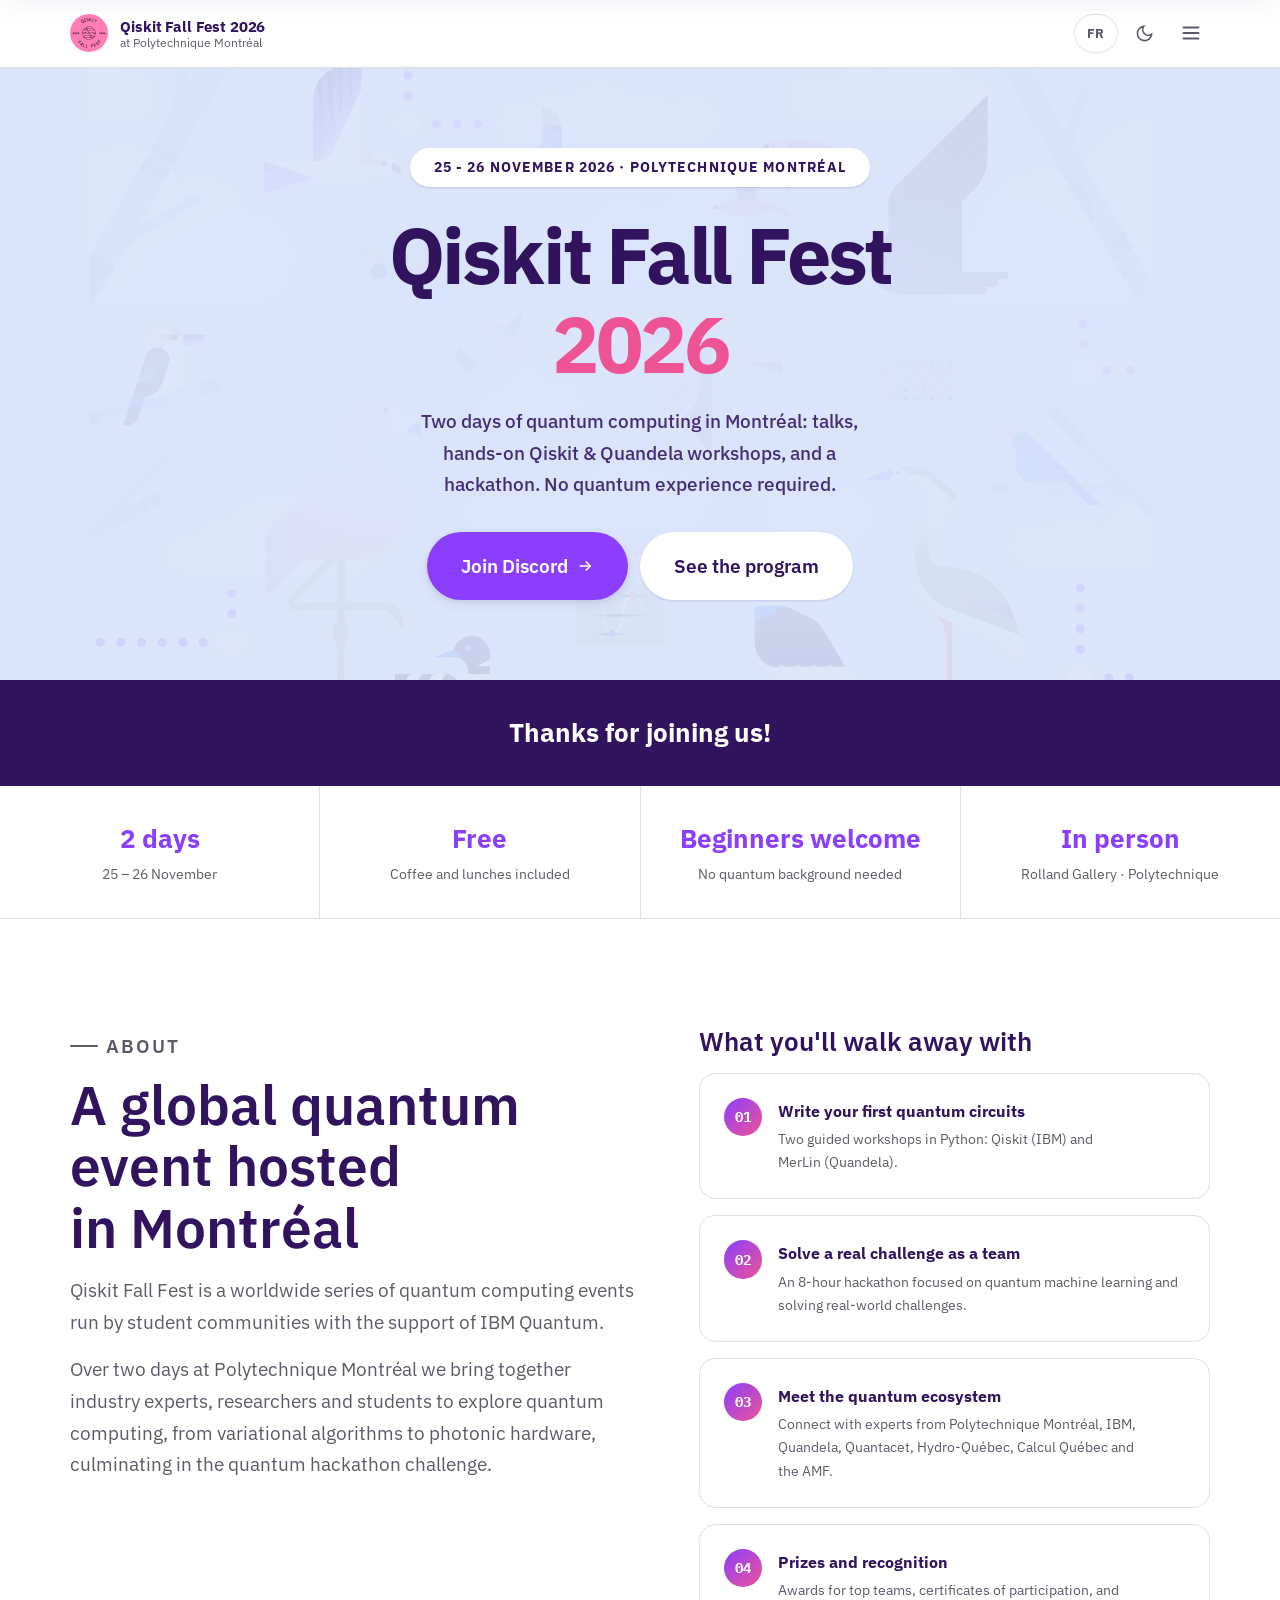
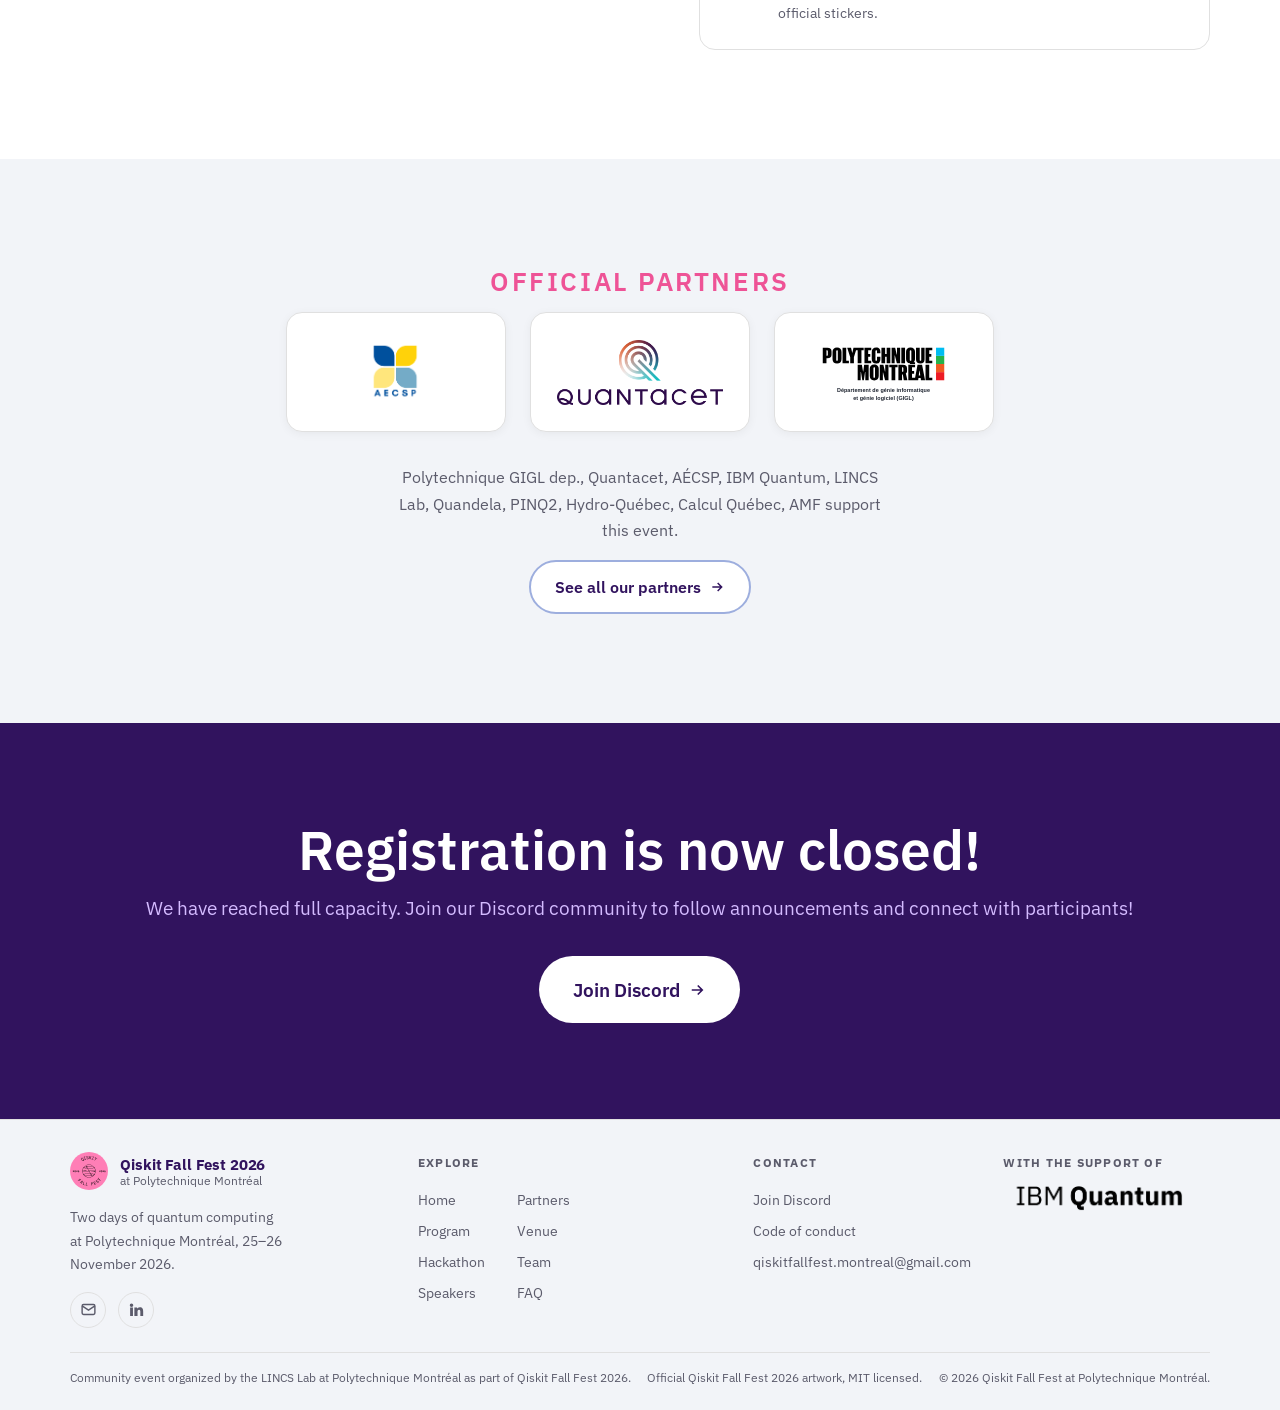
<file: index.html>
<!DOCTYPE html>
<html lang="fr">
<head>
<meta charset="utf-8">
<meta name="viewport" content="width=device-width, initial-scale=1">
<title>Qiskit Fall Fest 2026 at Polytechnique Montréal</title>
<meta name="description" content="Deux jours d'informatique quantique à Polytechnique Montréal, les 25 et 26 novembre 2026 : conférences, atelier Qiskit et hackathon. Gratuit, débutants bienvenus.">
<link rel="canonical" href="https://qiskitfallfestmtl.github.io/qiskit-fall-fest-2026/">

<meta property="og:type" content="website">
<meta property="og:site_name" content="Qiskit Fall Fest 2026 at Polytechnique Montréal">
<meta property="og:title" content="Qiskit Fall Fest 2026 at Polytechnique Montréal">
<meta property="og:description" content="25–26 novembre 2026. Conférences, atelier Qiskit et hackathon. Gratuit, débutants bienvenus.">
<meta property="og:url" content="https://qiskitfallfestmtl.github.io/qiskit-fall-fest-2026/">
<meta property="og:image" content="https://qiskitfallfestmtl.github.io/qiskit-fall-fest-2026/assets/img/og-image.png">
<meta property="og:image:width" content="1200">
<meta property="og:image:height" content="630">
<meta property="og:image:alt" content="Illustration officielle du Qiskit Fall Fest 2026 : des oiseaux stylisés en migration sur fond bleu pervenche.">
<meta property="og:locale" content="fr_CA">
<meta property="og:locale:alternate" content="en_CA">
<meta name="twitter:card" content="summary_large_image">
<meta name="twitter:title" content="Qiskit Fall Fest 2026 at Polytechnique Montréal">
<meta name="twitter:description" content="25–26 novembre 2026. Conférences, atelier Qiskit et hackathon. Gratuit.">
<meta name="twitter:image" content="https://qiskitfallfestmtl.github.io/qiskit-fall-fest-2026/assets/img/og-image.png">

<link rel="icon" href="favicon.ico" sizes="any">
<link rel="icon" type="image/png" sizes="32x32" href="assets/img/favicon-32.png">
<link rel="apple-touch-icon" href="assets/img/apple-touch-icon.png">
<link rel="manifest" href="site.webmanifest">
<meta name="theme-color" content="#31135e">

<link rel="preconnect" href="https://fonts.googleapis.com">
<link rel="preconnect" href="https://fonts.gstatic.com" crossorigin>
<link rel="stylesheet" href="https://fonts.googleapis.com/css2?family=IBM+Plex+Mono:wght@400;500;600&family=IBM+Plex+Sans:wght@400;500;600;700&display=swap">
<link rel="stylesheet" href="assets/css/tokens.css">
<link rel="stylesheet" href="assets/css/main.css">

<script type="application/ld+json">
{
  "@context": "https://schema.org",
  "@type": "Event",
  "name": "Qiskit Fall Fest 2026 at Polytechnique Montréal",
  "description": "Deux jours d'informatique quantique : conférences, atelier Qiskit pratique et hackathon.",
  "startDate": "2026-11-25T08:00:00-05:00",
  "endDate": "2026-11-26T17:45:00-05:00",
  "eventStatus": "https://schema.org/EventScheduled",
  "eventAttendanceMode": "https://schema.org/OfflineEventAttendanceMode",
  "image": "https://qiskitfallfestmtl.github.io/qiskit-fall-fest-2026/assets/img/og-image.png",
  "location": {
    "@type": "Place",
    "name": "Polytechnique Montréal",
    "address": {
      "@type": "PostalAddress",
      "streetAddress": "2500, chemin de Polytechnique",
      "addressLocality": "Montréal",
      "addressRegion": "QC",
      "postalCode": "H3T 1J4",
      "addressCountry": "CA"
    }
  },
  "organizer": { "@type": "Organization", "name": "Qiskit Fall Fest 2026 at Polytechnique Montréal" },
  "offers": {
    "@type": "Offer", "price": "0", "priceCurrency": "CAD",
    "availability": "https://schema.org/InStock",
    "url": "https://forms.cloud.microsoft/r/QdkYAQSThv",
    "validFrom": "2026-08-17T00:00:00-04:00"
  },
  "isAccessibleForFree": true,
  "inLanguage": ["fr-CA", "en-CA"]
}
</script>
</head>

<body>
<div id="site-header"></div>

<main id="main">

  <section class="hero">
    <img class="hero__bg" src="assets/img/hero.svg" alt="" aria-hidden="true" fetchpriority="high">
    <div class="hero__scrim" aria-hidden="true"></div>
    <div class="wrap hero__inner">
      <p class="hero__kicker" data-i18n="hero.kicker"></p>
      <h1 class="hero__title">
        <span data-i18n="hero.title1"></span>
        <span class="yr" data-i18n="hero.title2"></span>
      </h1>
      <p class="hero__lede" data-i18n="hero.lede"></p>
      <div class="hero__actions">
        <a class="btn btn--primary btn--lg" data-register href="#">
          <span data-i18n="hero.cta"></span>
          <svg class="arw" width="18" height="18" viewBox="0 0 24 24" fill="none" stroke="currentColor" stroke-width="2.2" aria-hidden="true"><path d="M5 12h14M13 6l6 6-6 6"/></svg>
        </a>
        <a class="btn btn--ghost btn--lg" href="program.html" data-i18n="hero.cta2"></a>
      </div>
    </div>
  </section>

  <section class="countdown" aria-labelledby="cd-title">
    <div class="wrap countdown__inner" id="countdown">
      <p class="countdown__label" id="cd-title" data-i18n="cd.title"></p>
      <div class="countdown__units">
        <div class="cd-unit"><span class="cd-unit__n" id="cd-d">—</span><span class="cd-unit__l" data-i18n="cd.days"></span></div>
        <div class="cd-unit"><span class="cd-unit__n" id="cd-h">—</span><span class="cd-unit__l" data-i18n="cd.hours"></span></div>
        <div class="cd-unit"><span class="cd-unit__n" id="cd-m">—</span><span class="cd-unit__l" data-i18n="cd.mins"></span></div>
        <div class="cd-unit"><span class="cd-unit__n" id="cd-s">—</span><span class="cd-unit__l" data-i18n="cd.secs"></span></div>
      </div>
    </div>
  </section>

  <ul class="facts">
    <li class="fact"><span class="fact__v" data-i18n="facts.days.v"></span><span class="fact__l" data-i18n="facts.days.l"></span></li>
    <li class="fact"><span class="fact__v" data-i18n="facts.cost.v"></span><span class="fact__l" data-i18n="facts.cost.l"></span></li>
    <li class="fact"><span class="fact__v" data-i18n="facts.level.v"></span><span class="fact__l" data-i18n="facts.level.l"></span></li>
    <li class="fact"><span class="fact__v" data-i18n="facts.place.v"></span><span class="fact__l" data-i18n="facts.place.l"></span></li>
  </ul>

  <section class="section">
    <div class="wrap">
      <div class="about__grid">
        <div class="about__body reveal">
          <p class="eyebrow" data-i18n="about.eyebrow"></p>
          <h2 class="section__title" data-i18n="about.title"></h2>
          <p data-i18n="about.p1"></p>
          <p data-i18n="about.p2"></p>
        </div>
        <div class="reveal">
          <h3 class="card__t" data-i18n="about.outcomes.title"></h3>
          <ul class="outcomes">
            <li class="outcome"><span class="outcome__n">01</span><div><p class="outcome__t" data-i18n="about.o1.t"></p><p class="outcome__d" data-i18n="about.o1.d"></p></div></li>
            <li class="outcome"><span class="outcome__n">02</span><div><p class="outcome__t" data-i18n="about.o2.t"></p><p class="outcome__d" data-i18n="about.o2.d"></p></div></li>
            <li class="outcome"><span class="outcome__n">03</span><div><p class="outcome__t" data-i18n="about.o3.t"></p><p class="outcome__d" data-i18n="about.o3.d"></p></div></li>
            <li class="outcome"><span class="outcome__n">04</span><div><p class="outcome__t" data-i18n="about.o4.t"></p><p class="outcome__d" data-i18n="about.o4.d"></p></div></li>
          </ul>
        </div>
      </div>
    </div>
  </section>

  <section class="section section--alt home-partners">
    <div class="wrap">
      <div class="partners partners--home reveal" id="home-partners" data-groups="supporters"></div>
      <div class="home-partners__more">
        <p data-i18n="home.partners.more.p"></p>
        <a class="btn btn--ghost" href="partners.html">
          <span data-i18n="home.partners.more.cta"></span>
          <svg class="arw" width="16" height="16" viewBox="0 0 24 24" fill="none" stroke="currentColor" stroke-width="2.2" aria-hidden="true"><path d="M5 12h14M13 6l6 6-6 6"/></svg>
        </a>
      </div>
    </div>
  </section>

</main>

<div id="site-footer"></div>

<script src="assets/js/content.js"></script>
<script src="assets/js/layout.js"></script>
<script src="assets/js/i18n.js"></script>
<script src="assets/js/main.js"></script>
</body>
</html>
</file>
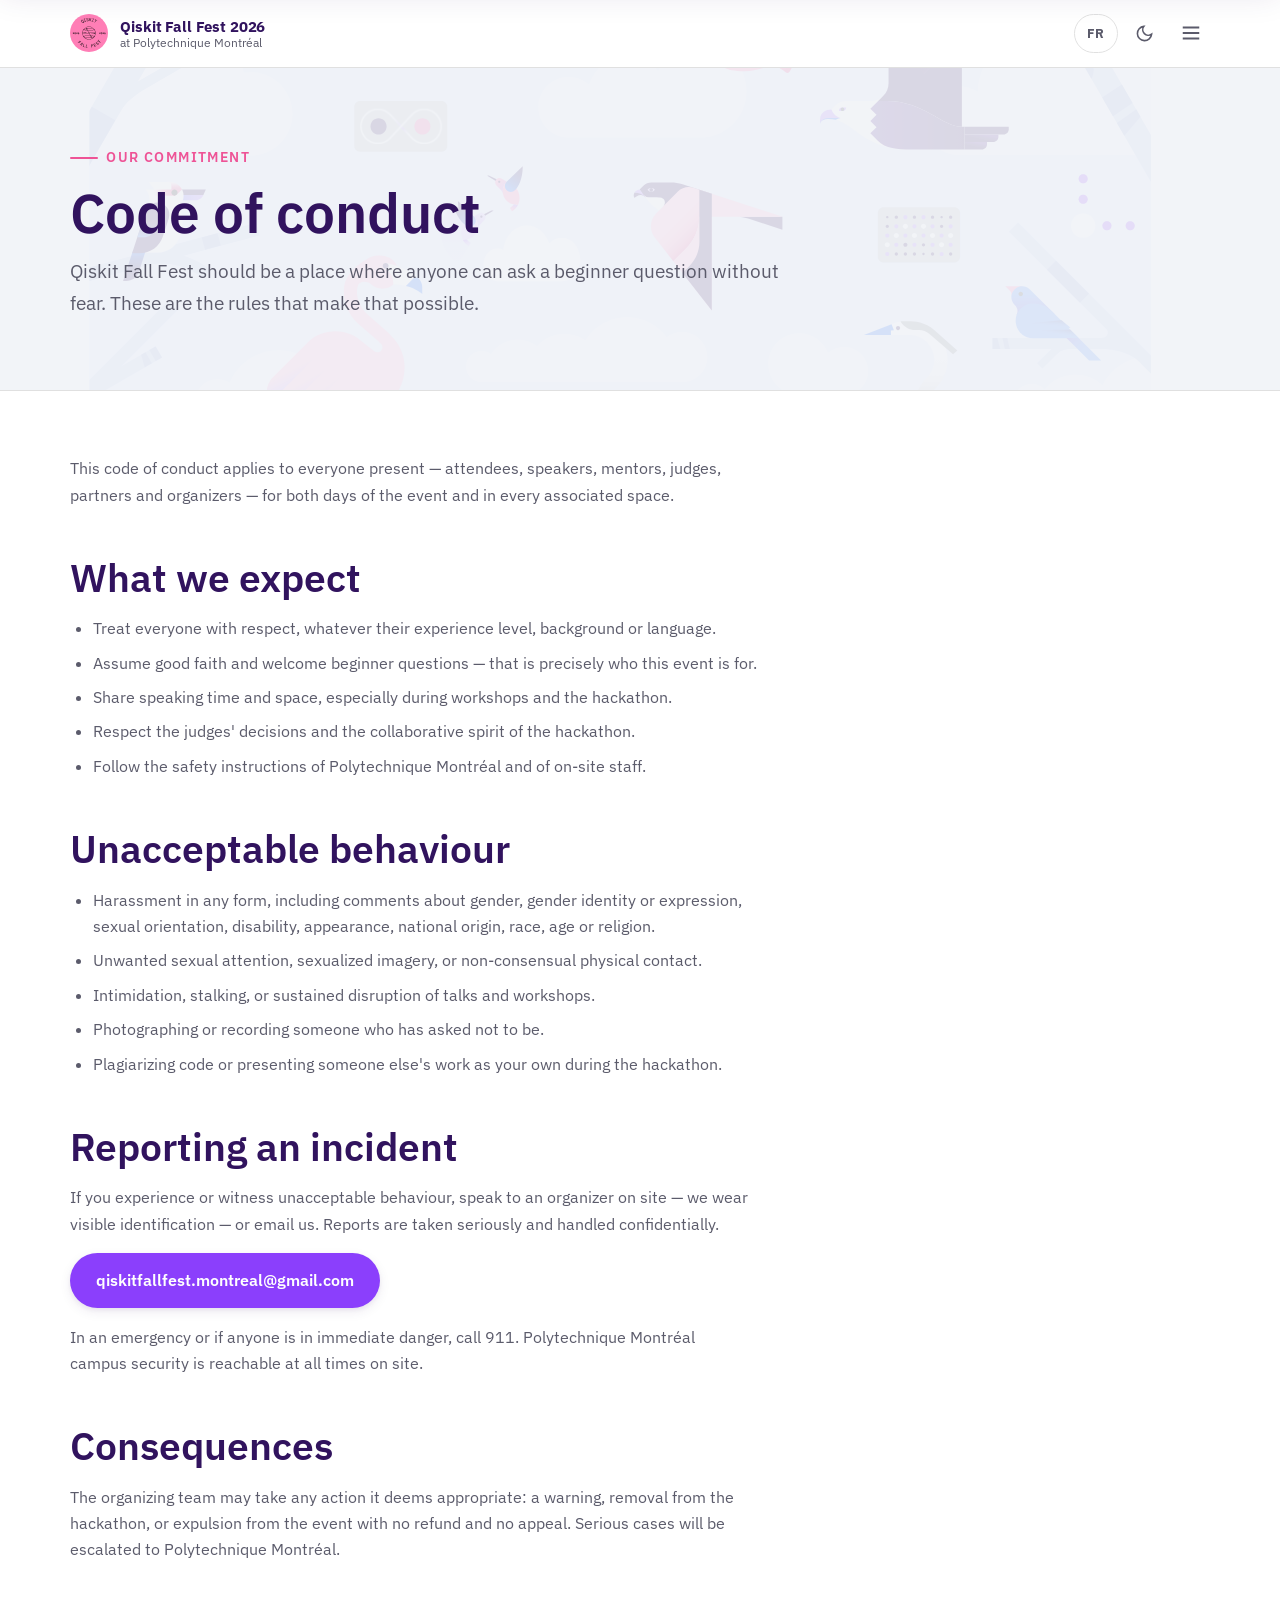
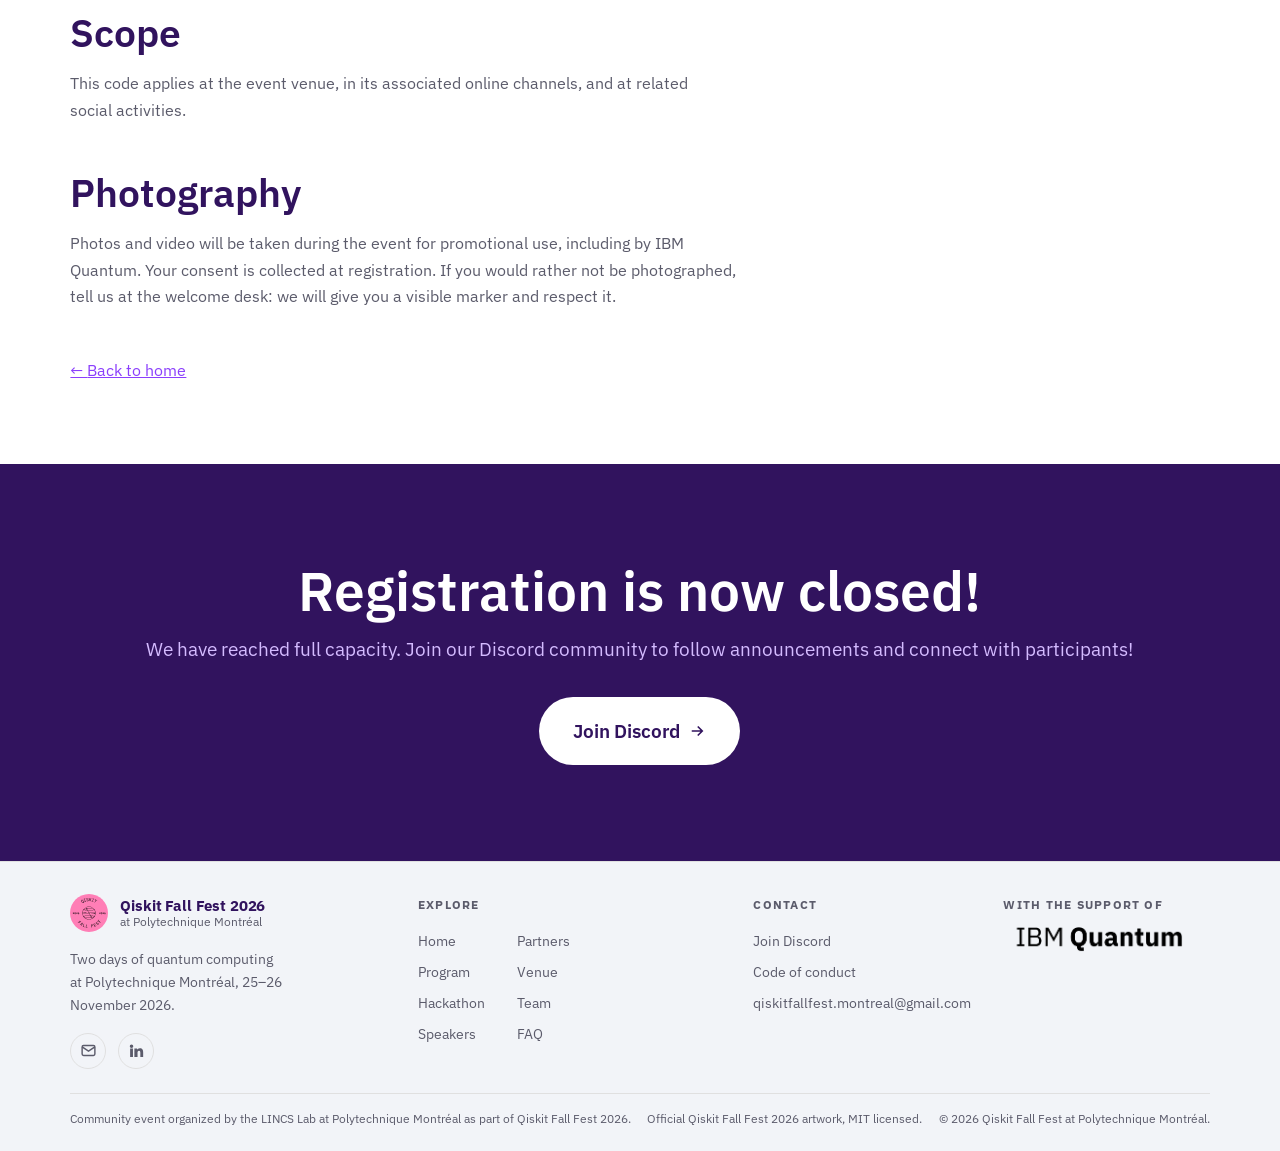
<file: code-of-conduct.html>
<!DOCTYPE html>
<html lang="fr">
<head>
<meta charset="utf-8">
<meta name="viewport" content="width=device-width, initial-scale=1">
<title>Code de conduite — Qiskit Fall Fest 2026 at Polytechnique Montréal</title>
<meta name="description" content="Code de conduite du Qiskit Fall Fest 2026 à Polytechnique Montréal : attentes, comportements inacceptables, signalement et photographie.">
<link rel="canonical" href="https://qiskitfallfestmtl.github.io/qiskit-fall-fest-2026/code-of-conduct.html">
<meta property="og:title" content="Code de conduite — Qiskit Fall Fest 2026">
<meta property="og:description" content="Les règles qui rendent l'événement accueillant pour tous.">
<meta property="og:image" content="https://qiskitfallfestmtl.github.io/qiskit-fall-fest-2026/assets/img/og-image.png">
<link rel="icon" href="favicon.ico" sizes="any">
<link rel="icon" type="image/png" sizes="32x32" href="assets/img/favicon-32.png">
<link rel="apple-touch-icon" href="assets/img/apple-touch-icon.png">
<meta name="theme-color" content="#31135e">
<link rel="preconnect" href="https://fonts.googleapis.com">
<link rel="preconnect" href="https://fonts.gstatic.com" crossorigin>
<link rel="stylesheet" href="https://fonts.googleapis.com/css2?family=IBM+Plex+Mono:wght@400;500;600&family=IBM+Plex+Sans:wght@400;500;600;700&display=swap">
<link rel="stylesheet" href="assets/css/tokens.css">
<link rel="stylesheet" href="assets/css/main.css">
</head>

<body>
<div id="site-header"></div>

<main id="main">
  <section class="page-hero">
    <img class="page-hero__bg" src="assets/img/hero.svg" alt="" aria-hidden="true">
    <div class="wrap">
      <p class="eyebrow" data-i18n="coc.eyebrow"></p>
      <h1 data-i18n="coc.title"></h1>
      <p class="section__lede" data-i18n="coc.lede"></p>
    </div>
  </section>

  <div class="page-body">
    <div class="wrap">
      <p data-i18n="coc.intro"></p>

      <h2 data-i18n="coc.expect.t"></h2>
      <ul>
        <li data-i18n="coc.e1"></li>
        <li data-i18n="coc.e2"></li>
        <li data-i18n="coc.e3"></li>
        <li data-i18n="coc.e4"></li>
        <li data-i18n="coc.e5"></li>
      </ul>

      <h2 data-i18n="coc.unaccept.t"></h2>
      <ul>
        <li data-i18n="coc.u1"></li>
        <li data-i18n="coc.u2"></li>
        <li data-i18n="coc.u3"></li>
        <li data-i18n="coc.u4"></li>
        <li data-i18n="coc.u5"></li>
      </ul>

      <h2 data-i18n="coc.report.t"></h2>
      <p data-i18n="coc.report.p1"></p>
      <p><a class="btn btn--primary" data-mailto data-mailto-text href="#"></a></p>
      <p data-i18n="coc.report.p2"></p>

      <h2 data-i18n="coc.conseq.t"></h2>
      <p data-i18n="coc.conseq.p"></p>

      <h2 data-i18n="coc.scope.t"></h2>
      <p data-i18n="coc.scope.p"></p>

      <h2 data-i18n="coc.photo.t"></h2>
      <p data-i18n="coc.photo.p"></p>

      <p style="margin-top:var(--sp-7)">
        <a href="index.html">&larr; <span data-i18n="coc.back"></span></a>
      </p>
    </div>
  </div>
</main>

<div id="site-footer"></div>

<script src="assets/js/content.js"></script>
<script>
Object.assign(I18N, {
  "coc.eyebrow": { fr: "Notre engagement", en: "Our commitment" },
  "coc.title":   { fr: "Code de conduite", en: "Code of conduct" },
  "coc.lede": {
    fr: "Le Qiskit Fall Fest doit être un endroit où n'importe qui peut poser une question de débutant sans crainte. Voici les règles qui rendent cela possible.",
    en: "Qiskit Fall Fest should be a place where anyone can ask a beginner question without fear. These are the rules that make that possible."
  },
  "coc.intro": {
    fr: "Ce code de conduite s'applique à toutes les personnes présentes — participants, conférenciers, mentors, membres du jury, partenaires et personnes organisatrices — pendant les deux journées de l'événement et dans tous les espaces qui y sont associés.",
    en: "This code of conduct applies to everyone present — attendees, speakers, mentors, judges, partners and organizers — for both days of the event and in every associated space."
  },
  "coc.expect.t": { fr: "Ce que nous attendons", en: "What we expect" },
  "coc.e1": { fr: "Traiter chaque personne avec respect, quels que soient son niveau d'expérience, son parcours ou sa langue.",
              en: "Treat everyone with respect, whatever their experience level, background or language." },
  "coc.e2": { fr: "Présumer la bonne foi et accueillir les questions de débutants — c'est précisément le public de cet événement.",
              en: "Assume good faith and welcome beginner questions — that is precisely who this event is for." },
  "coc.e3": { fr: "Partager le temps de parole et l'espace, en particulier pendant les ateliers et le hackathon.",
              en: "Share speaking time and space, especially during workshops and the hackathon." },
  "coc.e4": { fr: "Respecter les décisions du jury et l'esprit de collaboration du hackathon.",
              en: "Respect the judges' decisions and the collaborative spirit of the hackathon." },
  "coc.e5": { fr: "Suivre les consignes de sécurité de Polytechnique Montréal et du personnel sur place.",
              en: "Follow the safety instructions of Polytechnique Montréal and of on-site staff." },
  "coc.unaccept.t": { fr: "Comportements inacceptables", en: "Unacceptable behaviour" },
  "coc.u1": { fr: "Harcèlement sous toutes ses formes, y compris les commentaires portant sur le genre, l'identité ou l'expression de genre, l'orientation sexuelle, le handicap, l'apparence, l'origine, la race, l'âge ou la religion.",
              en: "Harassment in any form, including comments about gender, gender identity or expression, sexual orientation, disability, appearance, national origin, race, age or religion." },
  "coc.u2": { fr: "Attention sexuelle non désirée, images à caractère sexuel, contact physique non consenti.",
              en: "Unwanted sexual attention, sexualized imagery, or non-consensual physical contact." },
  "coc.u3": { fr: "Intimidation, harcèlement obstiné, interruption soutenue des présentations ou des ateliers.",
              en: "Intimidation, stalking, or sustained disruption of talks and workshops." },
  "coc.u4": { fr: "Photographier ou enregistrer une personne qui a demandé de ne pas l'être.",
              en: "Photographing or recording someone who has asked not to be." },
  "coc.u5": { fr: "Plagiat de code ou fausse représentation du travail d'autrui comme étant le sien lors du hackathon.",
              en: "Plagiarizing code or presenting someone else's work as your own during the hackathon." },
  "coc.report.t": { fr: "Signaler un incident", en: "Reporting an incident" },
  "coc.report.p1": {
    fr: "Si vous subissez ou observez un comportement inacceptable, parlez à un membre de l'organisation sur place — nous portons une identification visible — ou écrivez-nous. Vos signalements sont pris au sérieux et traités de façon confidentielle.",
    en: "If you experience or witness unacceptable behaviour, speak to an organizer on site — we wear visible identification — or email us. Reports are taken seriously and handled confidentially."
  },
  "coc.report.p2": {
    fr: "En cas d'urgence ou de danger immédiat, composez le 911. La sûreté de Polytechnique Montréal est joignable en tout temps sur le campus.",
    en: "In an emergency or if anyone is in immediate danger, call 911. Polytechnique Montréal campus security is reachable at all times on site."
  },
  "coc.conseq.t": { fr: "Conséquences", en: "Consequences" },
  "coc.conseq.p": {
    fr: "L'équipe organisatrice peut prendre toute mesure qu'elle juge appropriée : avertissement, exclusion du hackathon, ou expulsion de l'événement sans remboursement ni recours. Les cas graves seront transmis aux instances de Polytechnique Montréal.",
    en: "The organizing team may take any action it deems appropriate: a warning, removal from the hackathon, or expulsion from the event with no refund and no appeal. Serious cases will be escalated to Polytechnique Montréal."
  },
  "coc.scope.t": { fr: "Portée", en: "Scope" },
  "coc.scope.p": {
    fr: "Ce code s'applique sur les lieux de l'événement, dans les canaux de communication en ligne qui lui sont liés, et lors des activités sociales associées.",
    en: "This code applies at the event venue, in its associated online channels, and at related social activities."
  },
  "coc.photo.t": { fr: "Photographie", en: "Photography" },
  "coc.photo.p": {
    fr: "Des photos et des vidéos seront prises pendant l'événement à des fins de promotion, y compris par IBM Quantum. Votre consentement est recueilli au moment de l'inscription. Si vous préférez ne pas être photographié, dites-le à l'accueil : nous vous remettrons un signe distinctif et nous en tiendrons compte.",
    en: "Photos and video will be taken during the event for promotional use, including by IBM Quantum. Your consent is collected at registration. If you would rather not be photographed, tell us at the welcome desk: we will give you a visible marker and respect it."
  }
});
</script>
<script src="assets/js/layout.js"></script>
<script src="assets/js/i18n.js"></script>
<script src="assets/js/main.js"></script>
</body>
</html>
</file>
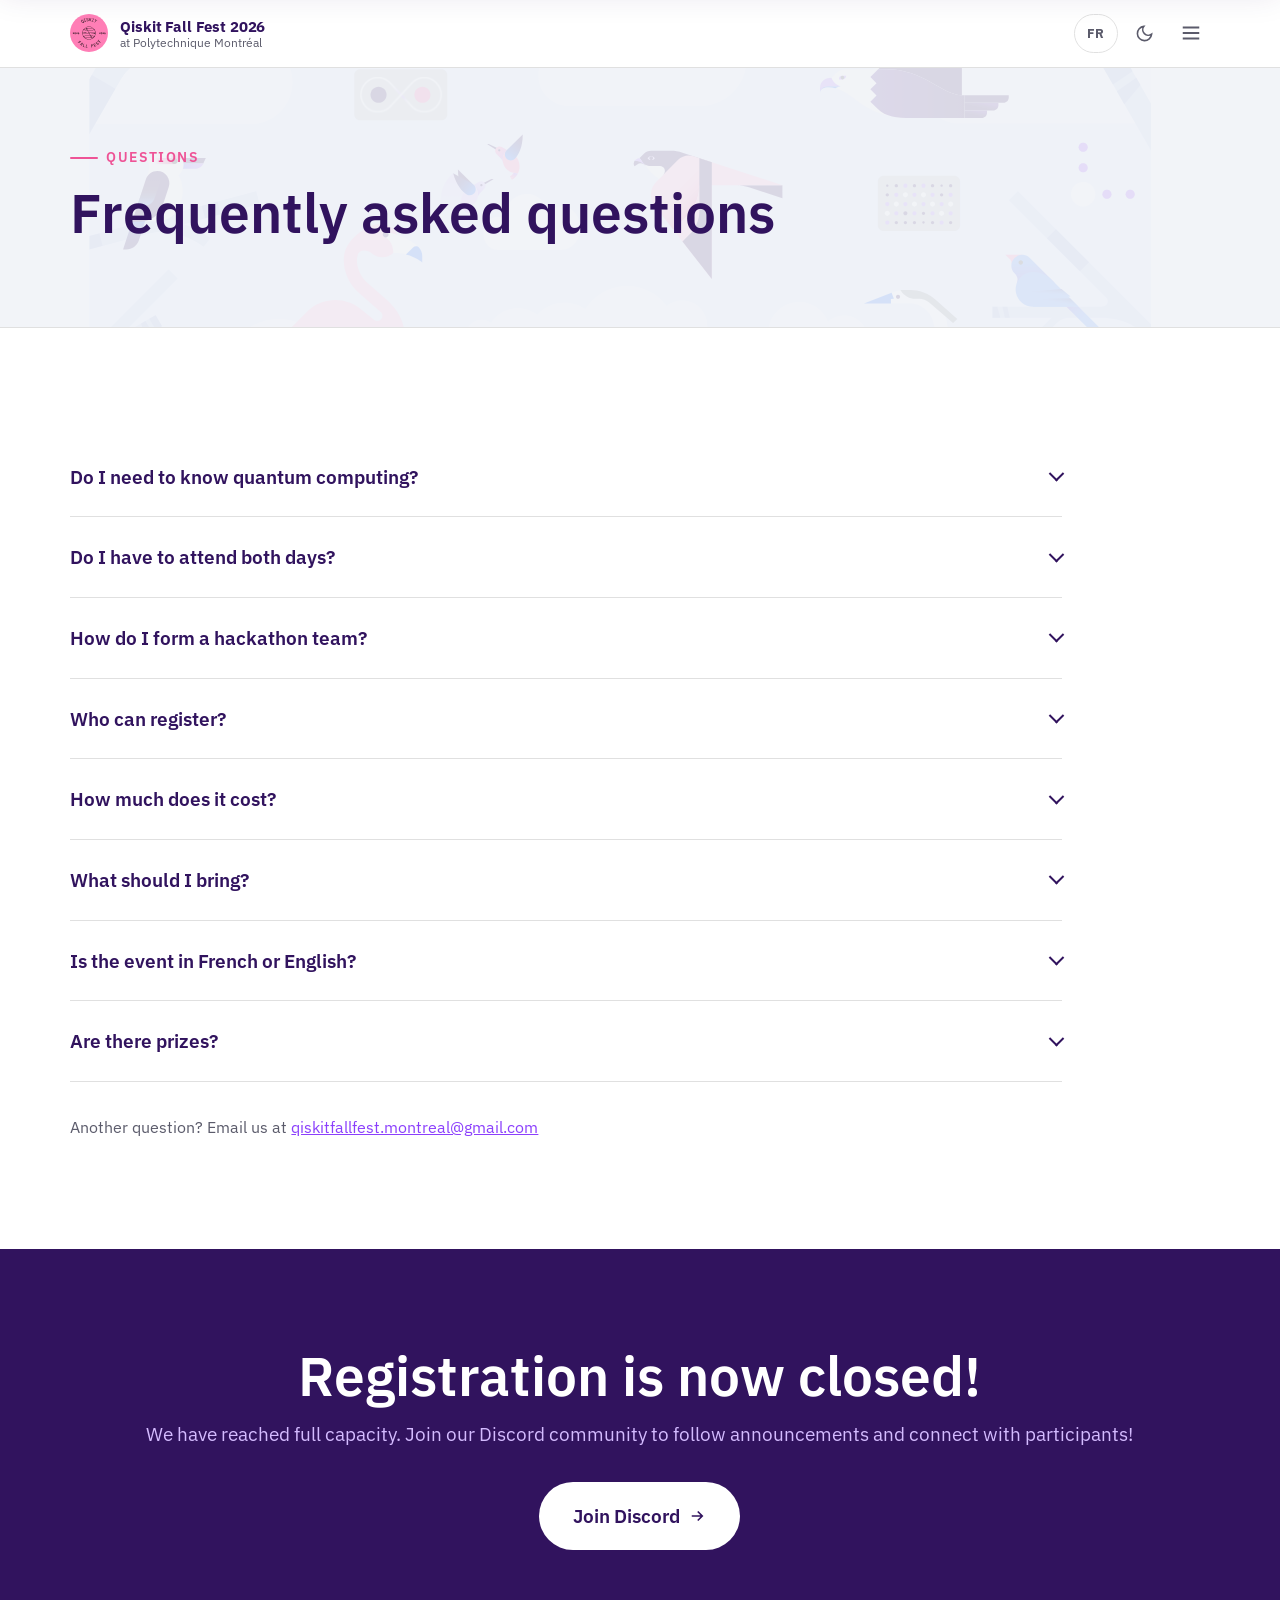
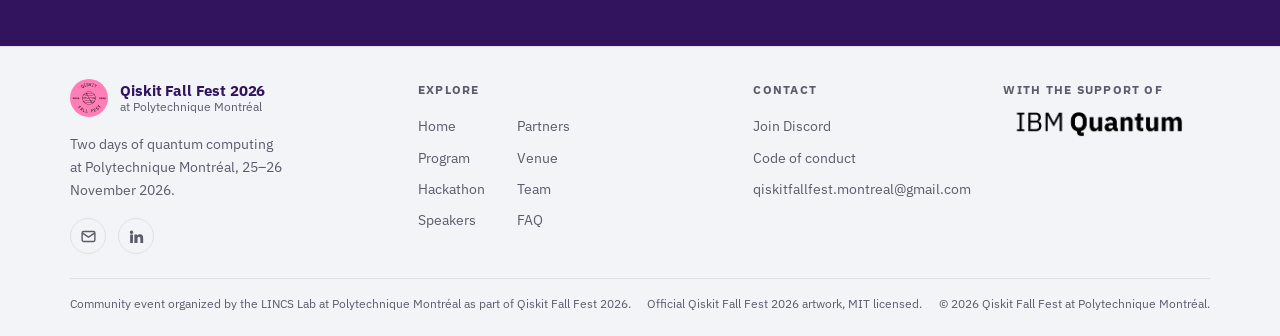
<file: faq.html>
<!DOCTYPE html>
<html lang="fr">
<head>
<meta charset="utf-8">
<meta name="viewport" content="width=device-width, initial-scale=1">
<title>FAQ — Qiskit Fall Fest 2026 at Polytechnique Montréal</title>
<meta name="description" content="Réponses aux questions fréquentes sur le Qiskit Fall Fest 2026 à Polytechnique Montréal : prérequis, coût, matériel, équipes et langue.">
<link rel="canonical" href="https://qiskitfallfestmtl.github.io/qiskit-fall-fest-2026/faq.html">
<meta property="og:title" content="FAQ — Qiskit Fall Fest 2026 at Polytechnique Montréal">
<meta property="og:description" content="Tout ce qu'il faut savoir avant de s'inscrire.">
<meta property="og:image" content="https://qiskitfallfestmtl.github.io/qiskit-fall-fest-2026/assets/img/og-image.png">
<link rel="icon" href="favicon.ico" sizes="any">
<link rel="icon" type="image/png" sizes="32x32" href="assets/img/favicon-32.png">
<link rel="apple-touch-icon" href="assets/img/apple-touch-icon.png">
<meta name="theme-color" content="#31135e">
<link rel="preconnect" href="https://fonts.googleapis.com">
<link rel="preconnect" href="https://fonts.gstatic.com" crossorigin>
<link rel="stylesheet" href="https://fonts.googleapis.com/css2?family=IBM+Plex+Mono:wght@400;500;600&family=IBM+Plex+Sans:wght@400;500;600;700&display=swap">
<link rel="stylesheet" href="assets/css/tokens.css">
<link rel="stylesheet" href="assets/css/main.css">
</head>

<body>
<div id="site-header"></div>

<main id="main">
  <section class="page-hero">
    <img class="page-hero__bg" src="assets/img/hero.svg" alt="" aria-hidden="true">
    <div class="wrap">
      <p class="eyebrow" data-i18n="faq.eyebrow"></p>
      <h1 data-i18n="faq.title"></h1>
    </div>
  </section>

  <section class="section">
    <div class="wrap">
      <div class="faq" id="faq-list"></div>
      <p style="margin-top:var(--sp-6);color:var(--text-muted)">
        <span data-i18n="faq.more"></span>
        <a data-mailto data-mailto-text href="#" style="color:var(--accent)"></a>
      </p>
    </div>
  </section>
</main>

<div id="site-footer"></div>

<script src="assets/js/content.js"></script>
<script src="assets/js/layout.js"></script>
<script src="assets/js/i18n.js"></script>
<script src="assets/js/main.js"></script>
</body>
</html>
</file>
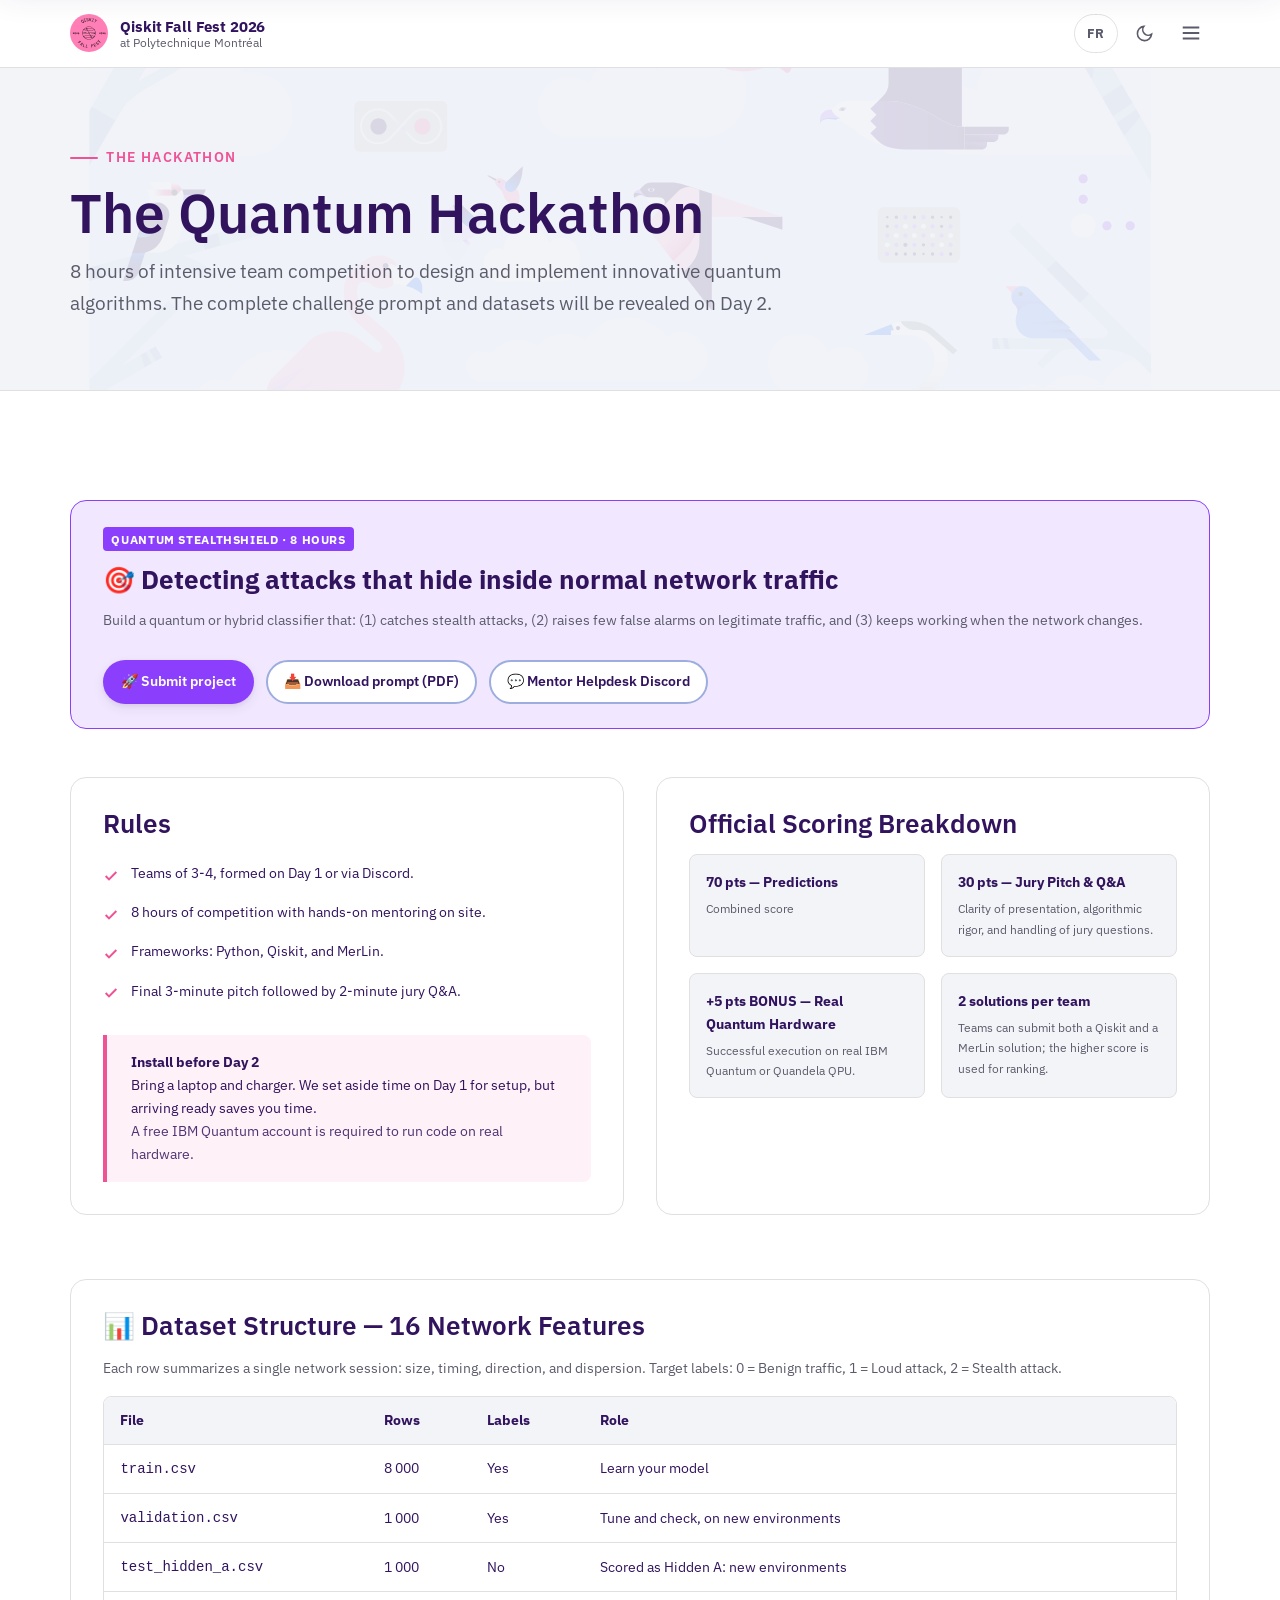
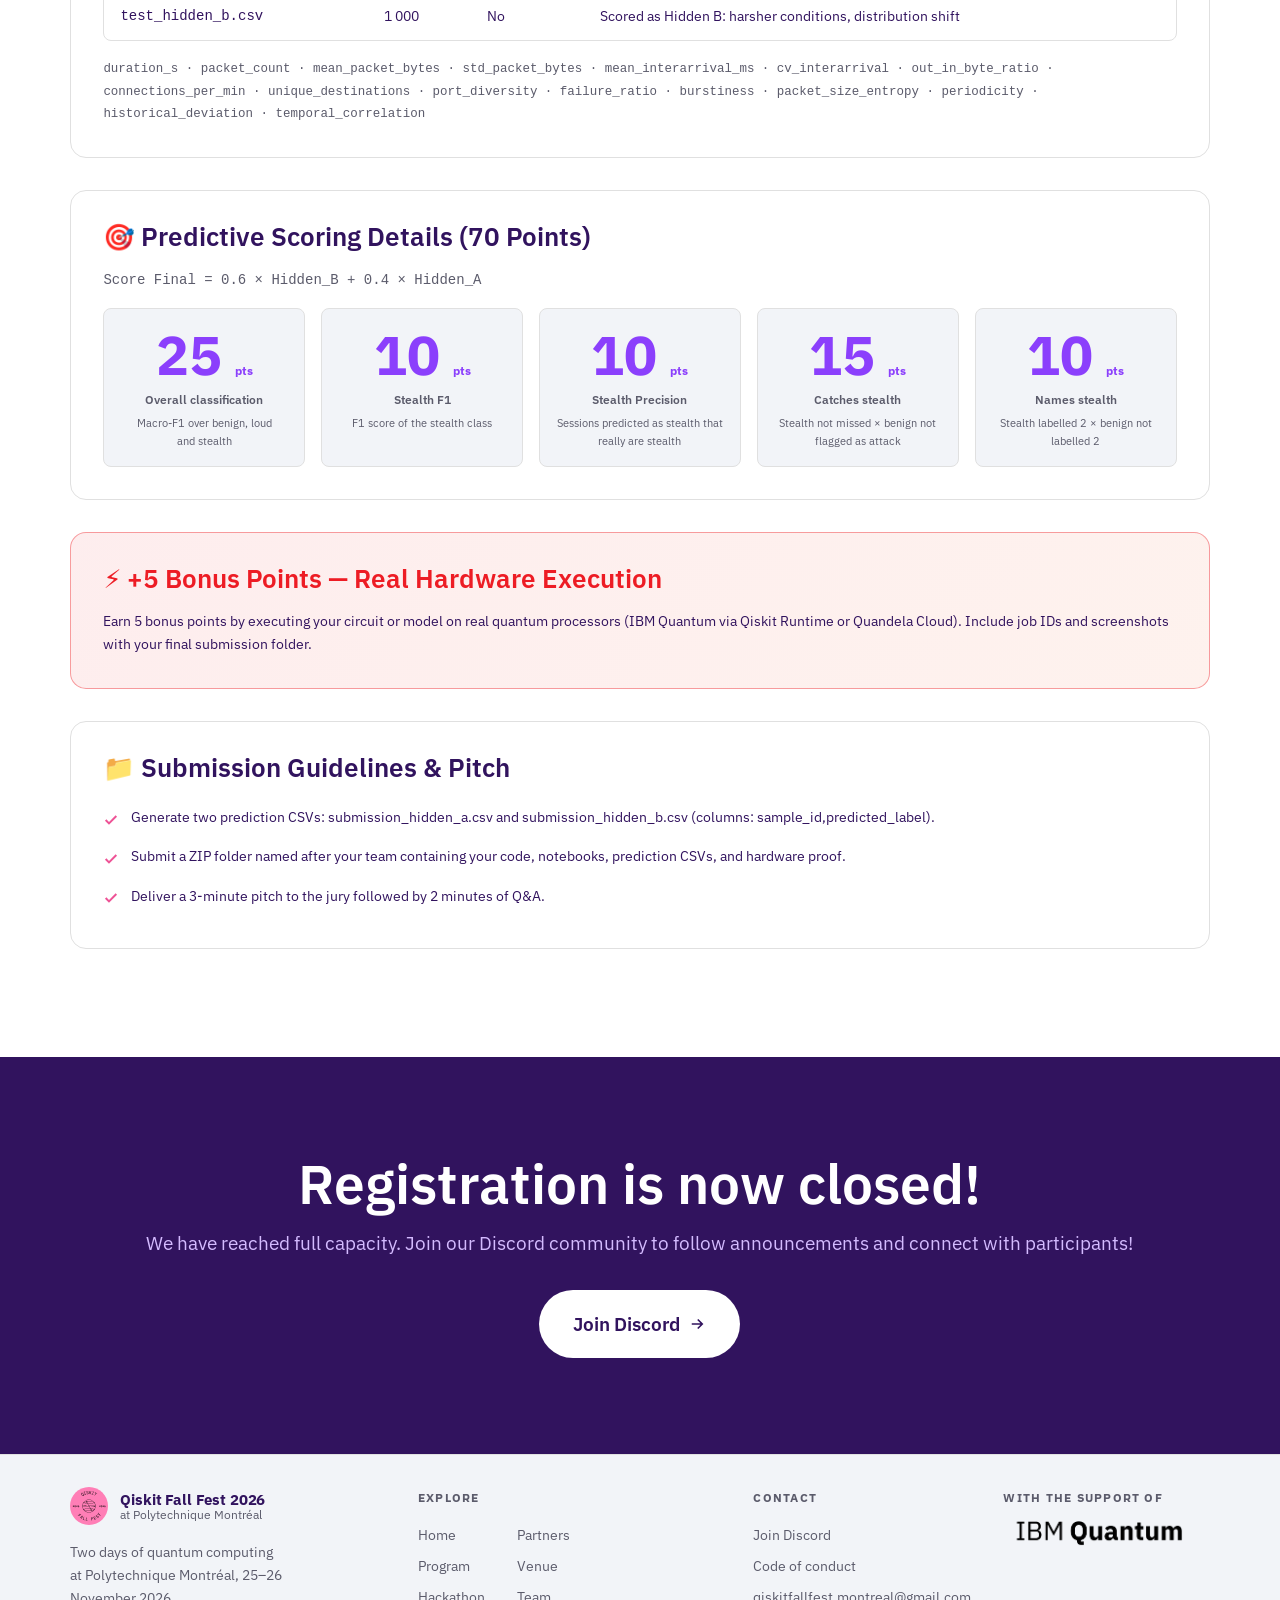
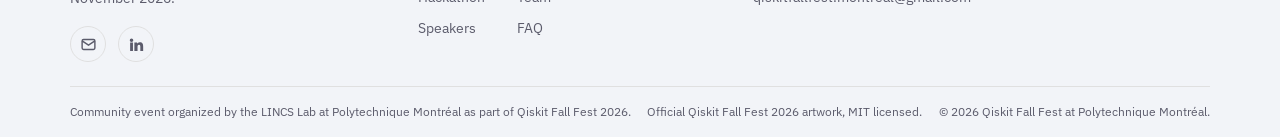
<file: hackathon.html>
<!DOCTYPE html>
<html lang="fr">
<head>
<meta charset="utf-8">
<meta name="viewport" content="width=device-width, initial-scale=1">
<title>Hackathon — Qiskit Fall Fest 2026 at Polytechnique Montréal</title>
<meta name="description" content="Défi, barème d'évaluation et liens de soumission du hackathon quantique du Qiskit Fall Fest 2026 à Polytechnique Montréal.">
<link rel="canonical" href="https://qiskitfallfestmtl.github.io/qiskit-fall-fest-2026/hackathon.html">
<meta property="og:title" content="Hackathon — Qiskit Fall Fest 2026 at Polytechnique Montréal">
<meta property="og:description" content="Hackathon Qiskit Fall Fest 2026 à Polytechnique Montréal : 8 heures de programmation quantique en équipe.">
<meta property="og:image" content="https://qiskitfallfestmtl.github.io/qiskit-fall-fest-2026/assets/img/og-image.png">
<link rel="icon" href="favicon.ico" sizes="any">
<link rel="icon" type="image/png" sizes="32x32" href="assets/img/favicon-32.png">
<link rel="apple-touch-icon" href="assets/img/apple-touch-icon.png">
<meta name="theme-color" content="#31135e">
<link rel="preconnect" href="https://fonts.googleapis.com">
<link rel="preconnect" href="https://fonts.gstatic.com" crossorigin>
<link rel="stylesheet" href="https://fonts.googleapis.com/css2?family=IBM+Plex+Mono:wght@400;500;600&family=IBM+Plex+Sans:wght@400;500;600;700&display=swap">
<link rel="stylesheet" href="assets/css/tokens.css">
<link rel="stylesheet" href="assets/css/main.css">
</head>

<body>
<div id="site-header"></div>

<main id="main">
  <section class="page-hero">
    <img class="page-hero__bg" src="assets/img/hero.svg" alt="" aria-hidden="true">
    <div class="wrap">
      <p class="eyebrow" data-i18n="hack.eyebrow"></p>
      <h1 data-i18n="hack.title"></h1>
      <p class="section__lede" data-i18n="hack.lede"></p>
    </div>
  </section>

  <section class="section">
    <div class="wrap" id="hackathon-root">
      <!-- Injected dynamically by main.js based on reveal time or preview mode -->
    </div>
  </section>
</main>

<div id="site-footer"></div>

<script src="assets/js/content.js"></script>
<script src="assets/js/layout.js"></script>
<script src="assets/js/i18n.js"></script>
<script src="assets/js/main.js"></script>
</body>
</html>
</file>
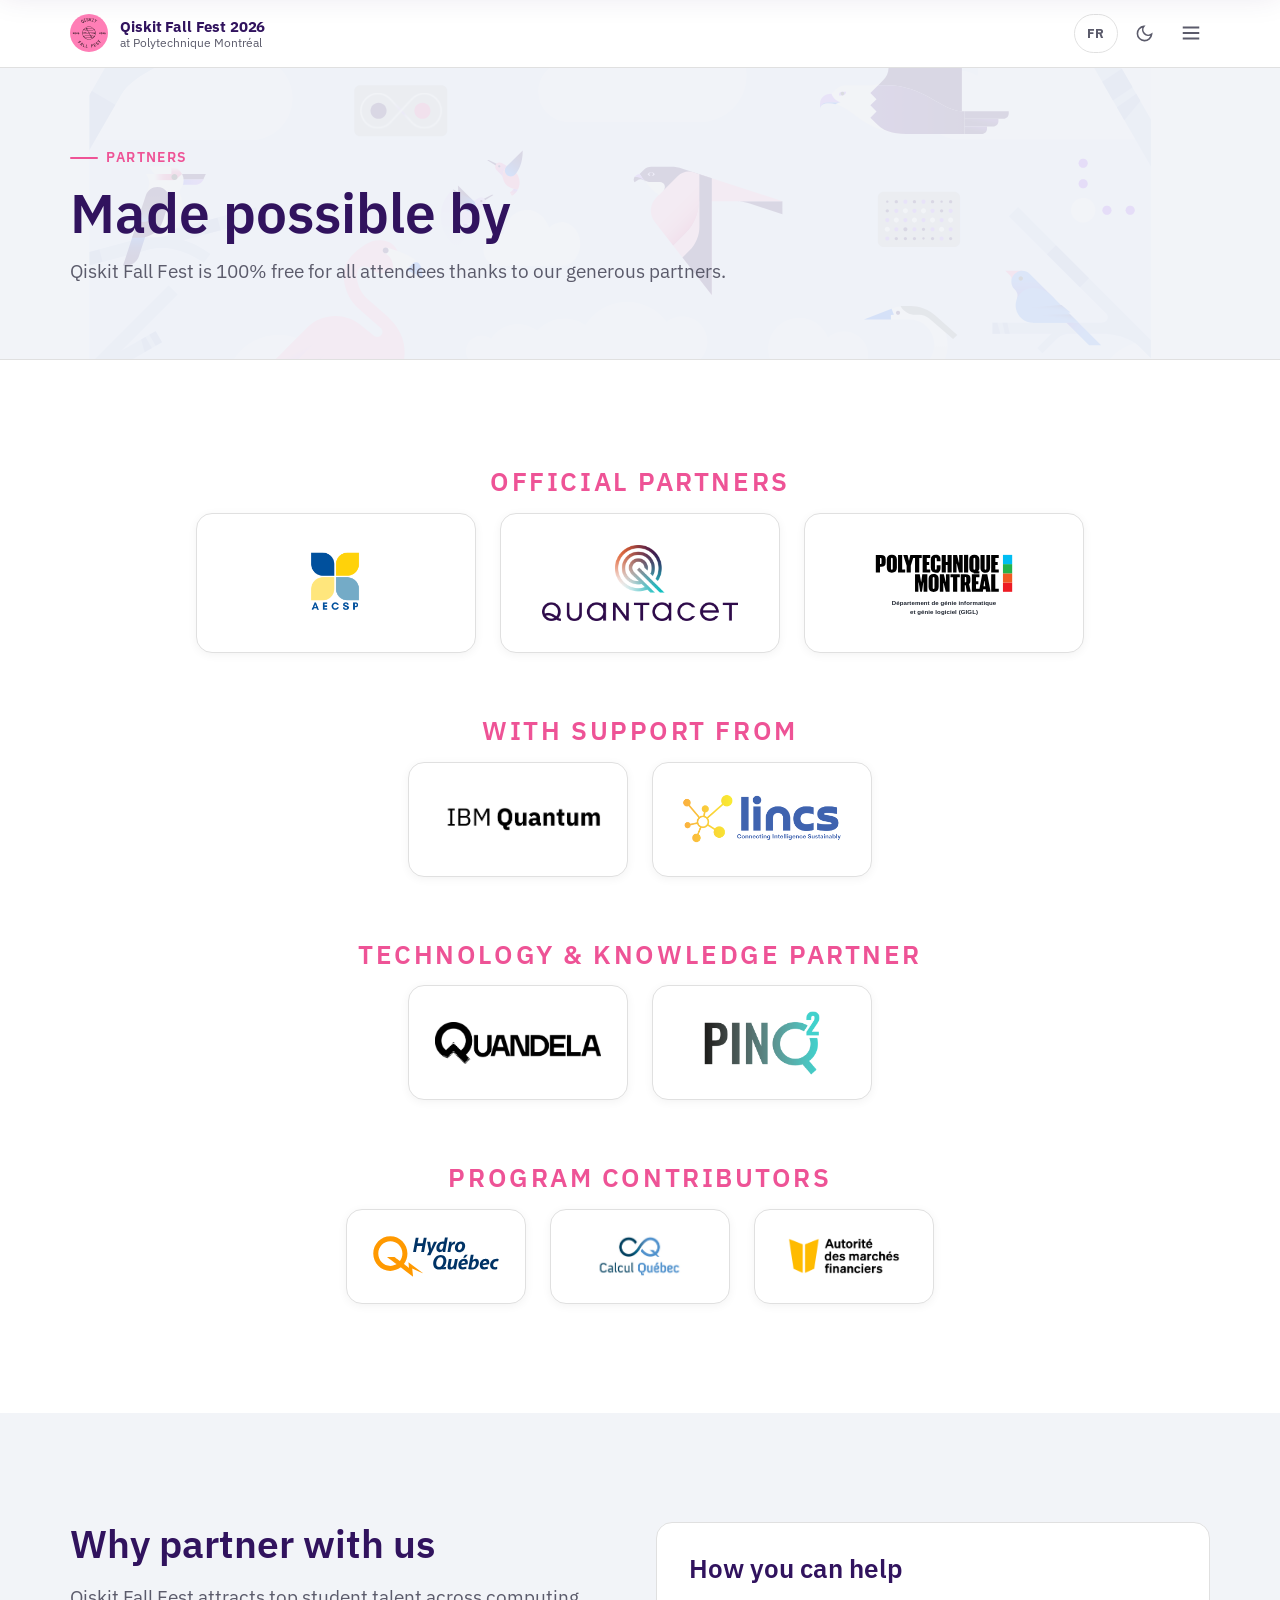
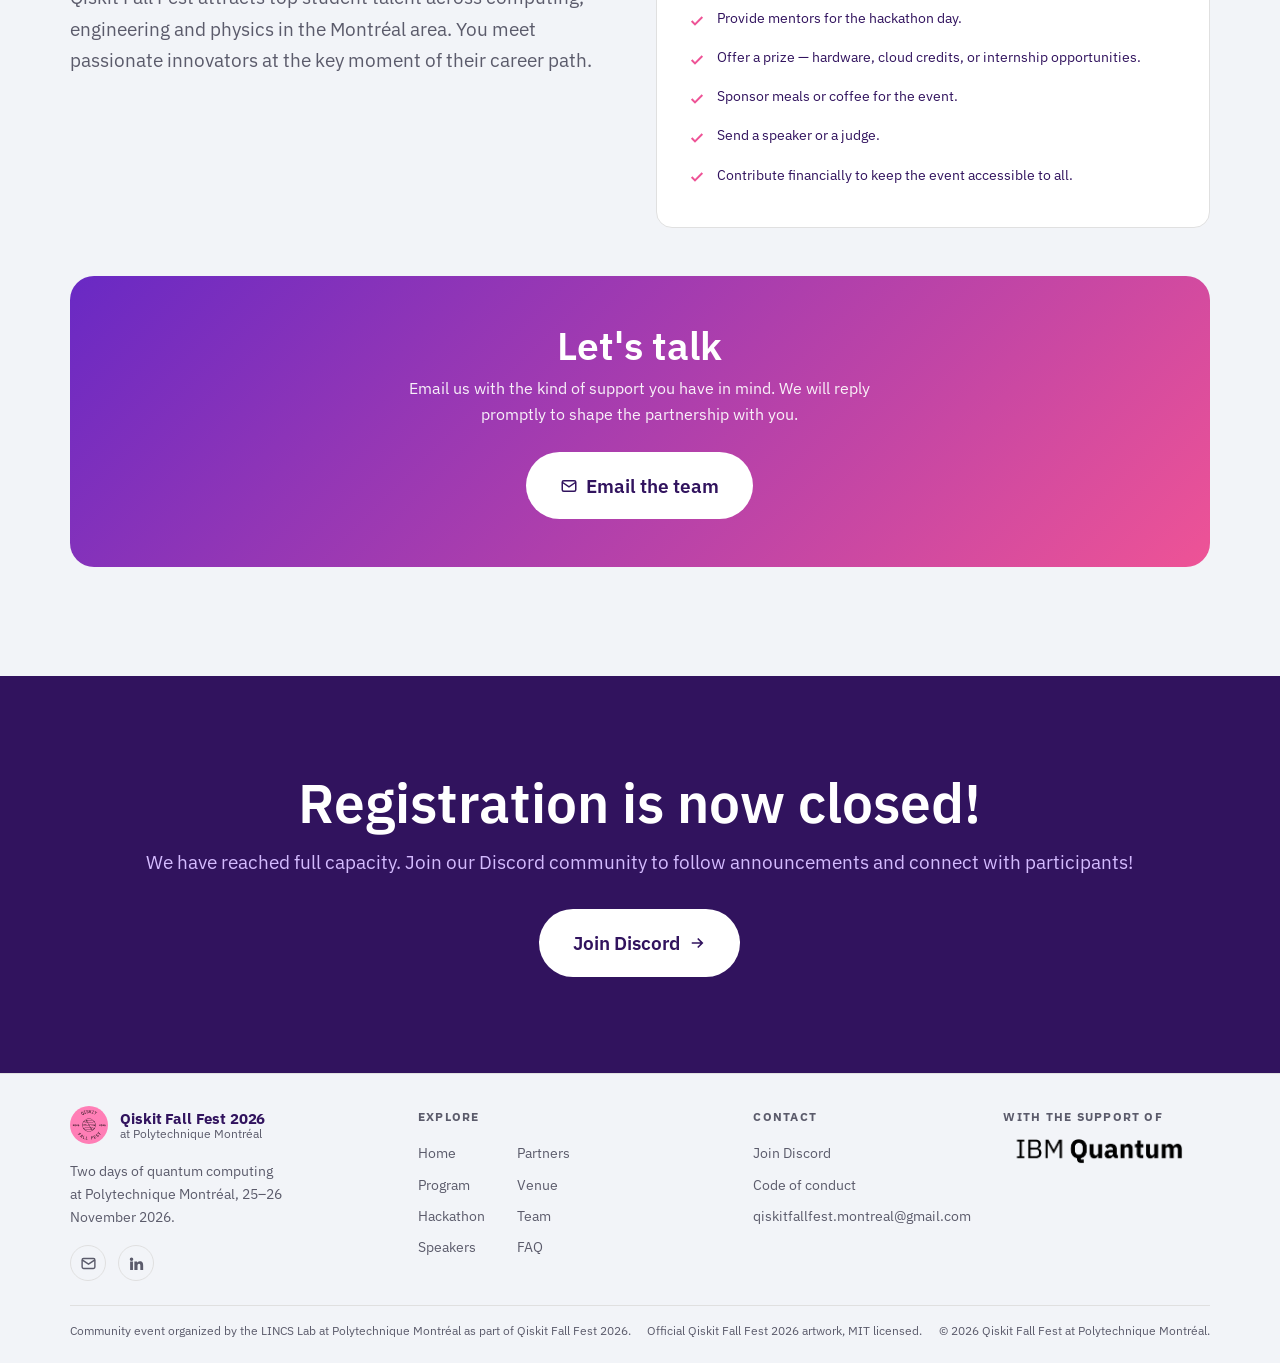
<file: partners.html>
<!DOCTYPE html>
<html lang="fr">
<head>
<meta charset="utf-8">
<meta name="viewport" content="width=device-width, initial-scale=1">
<title>Partenaires — Qiskit Fall Fest 2026 at Polytechnique Montréal</title>
<meta name="description" content="Nos partenaires et comment soutenir le Qiskit Fall Fest 2026 à Polytechnique Montréal.">
<link rel="canonical" href="https://qiskitfallfestmtl.github.io/qiskit-fall-fest-2026/partners.html">
<meta property="og:title" content="Partenaires — Qiskit Fall Fest 2026 at Polytechnique Montréal">
<meta property="og:description" content="Le Qiskit Fall Fest est gratuit pour les participants grâce à nos partenaires.">
<meta property="og:image" content="https://qiskitfallfestmtl.github.io/qiskit-fall-fest-2026/assets/img/og-image.png">
<link rel="icon" href="favicon.ico" sizes="any">
<link rel="icon" type="image/png" sizes="32x32" href="assets/img/favicon-32.png">
<link rel="apple-touch-icon" href="assets/img/apple-touch-icon.png">
<meta name="theme-color" content="#31135e">
<link rel="preconnect" href="https://fonts.googleapis.com">
<link rel="preconnect" href="https://fonts.gstatic.com" crossorigin>
<link rel="stylesheet" href="https://fonts.googleapis.com/css2?family=IBM+Plex+Mono:wght@400;500;600&family=IBM+Plex+Sans:wght@400;500;600;700&display=swap">
<link rel="stylesheet" href="assets/css/tokens.css">
<link rel="stylesheet" href="assets/css/main.css">
</head>

<body>
<div id="site-header"></div>

<main id="main">
  <section class="page-hero">
    <img class="page-hero__bg" src="assets/img/hero.svg" alt="" aria-hidden="true">
    <div class="wrap">
      <p class="eyebrow" data-i18n="spon.eyebrow"></p>
      <h1 data-i18n="spon.title"></h1>
      <p class="section__lede" data-i18n="spon.lede"></p>
    </div>
  </section>

  <section class="section">
    <div class="wrap">
      <div class="partners" id="sponsor-logos"></div>
    </div>
  </section>

  <section class="section section--alt">
    <div class="wrap">
      <div class="grid-2">
        <div class="reveal">
          <h2 class="section__title" style="font-size:var(--fs-xl)" data-i18n="spon.why.t"></h2>
          <p style="color:var(--text-muted);font-size:var(--fs-md)" data-i18n="spon.why.p"></p>
        </div>
        <div class="card reveal">
          <h2 class="card__t" data-i18n="spon.how.t"></h2>
          <ul class="ticks">
            <li><svg width="16" height="16" viewBox="0 0 24 24" fill="none" stroke="currentColor" stroke-width="3" aria-hidden="true"><path d="M20 6 9 17l-5-5"/></svg><span data-i18n="spon.h1"></span></li>
            <li><svg width="16" height="16" viewBox="0 0 24 24" fill="none" stroke="currentColor" stroke-width="3" aria-hidden="true"><path d="M20 6 9 17l-5-5"/></svg><span data-i18n="spon.h2"></span></li>
            <li><svg width="16" height="16" viewBox="0 0 24 24" fill="none" stroke="currentColor" stroke-width="3" aria-hidden="true"><path d="M20 6 9 17l-5-5"/></svg><span data-i18n="spon.h3"></span></li>
            <li><svg width="16" height="16" viewBox="0 0 24 24" fill="none" stroke="currentColor" stroke-width="3" aria-hidden="true"><path d="M20 6 9 17l-5-5"/></svg><span data-i18n="spon.h4"></span></li>
            <li><svg width="16" height="16" viewBox="0 0 24 24" fill="none" stroke="currentColor" stroke-width="3" aria-hidden="true"><path d="M20 6 9 17l-5-5"/></svg><span data-i18n="spon.h5"></span></li>
          </ul>
        </div>
      </div>

      <div class="spon-cta reveal">
        <h2 data-i18n="spon.contact.t"></h2>
        <p data-i18n="spon.contact.p"></p>
        <a class="btn btn--on-dark btn--lg" data-mailto href="#">
          <svg width="18" height="18" viewBox="0 0 24 24" fill="none" stroke="currentColor" stroke-width="2" aria-hidden="true"><rect x="3" y="5" width="18" height="14" rx="2"/><path d="m3 7 9 6 9-6"/></svg>
          <span data-i18n="spon.email"></span>
        </a>
      </div>
    </div>
  </section>
</main>

<div id="site-footer"></div>

<script src="assets/js/content.js"></script>
<script src="assets/js/layout.js"></script>
<script src="assets/js/i18n.js"></script>
<script src="assets/js/main.js"></script>
</body>
</html>
</file>
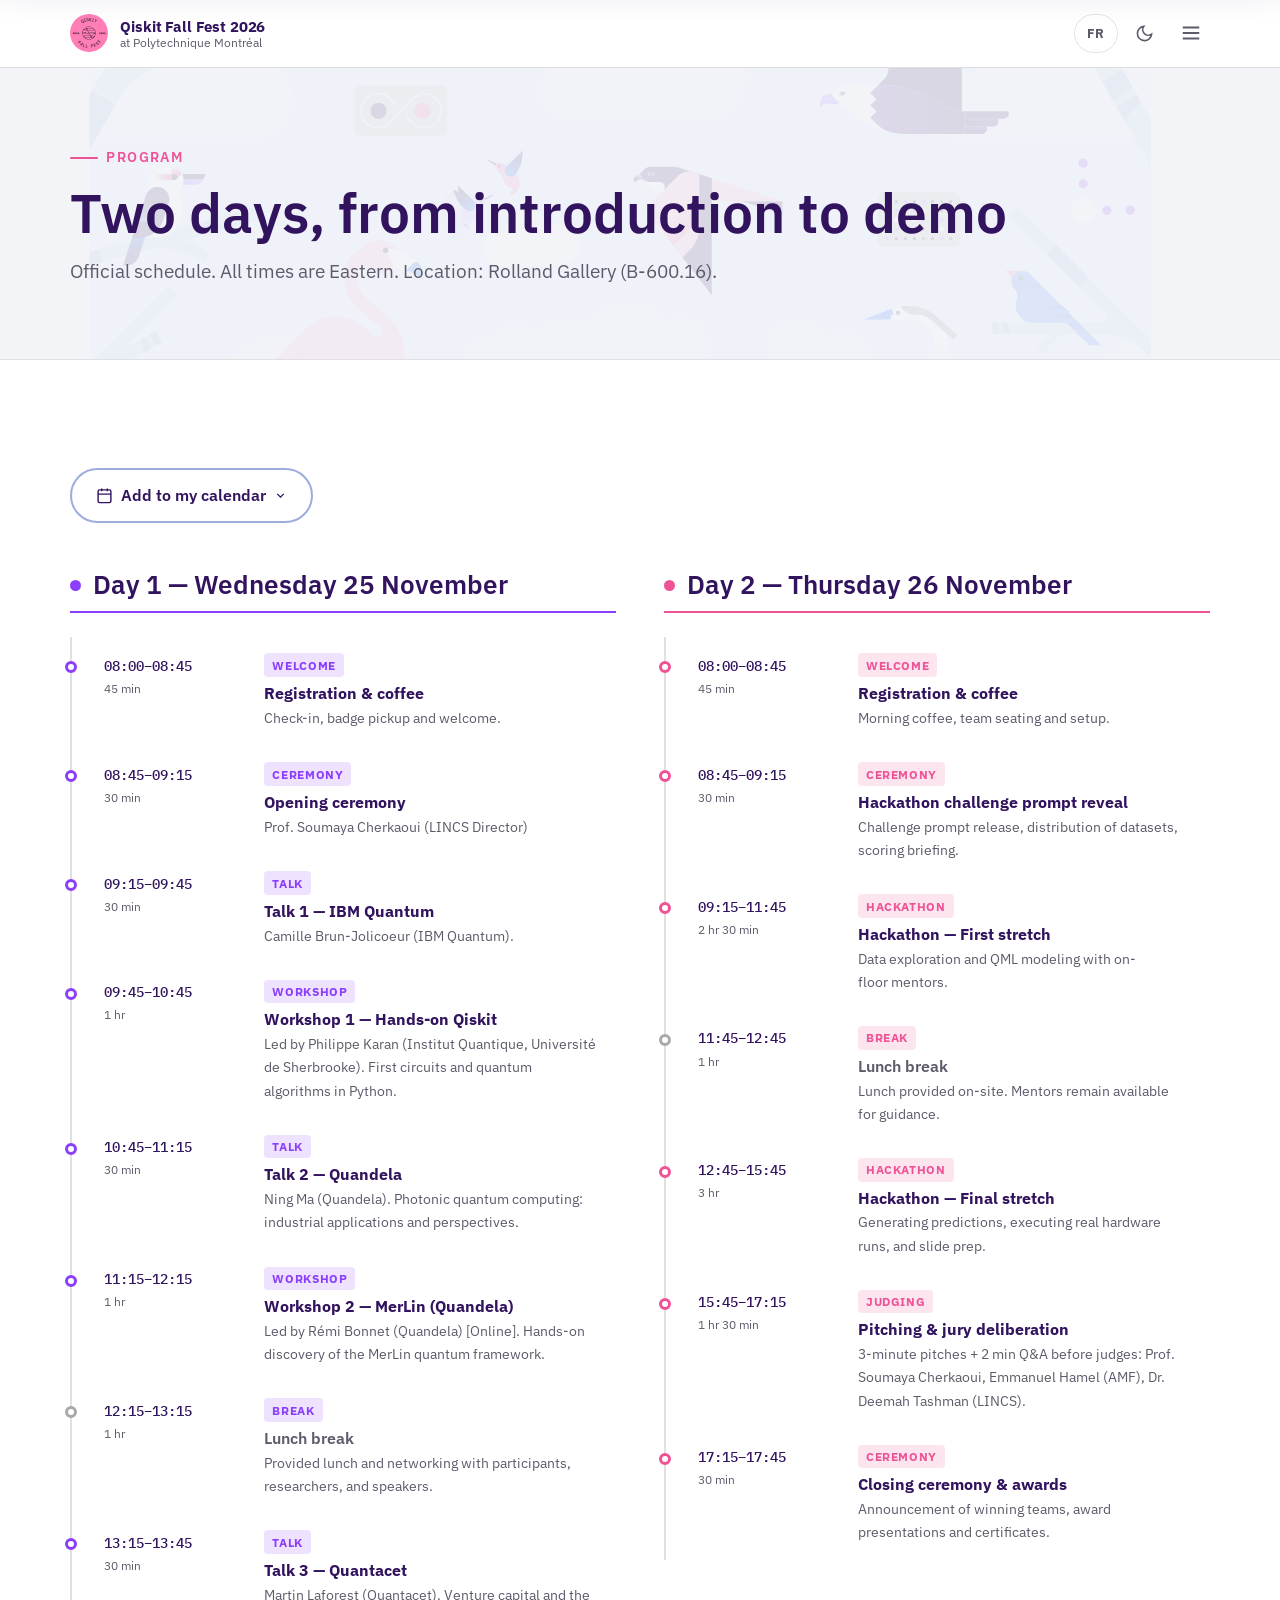
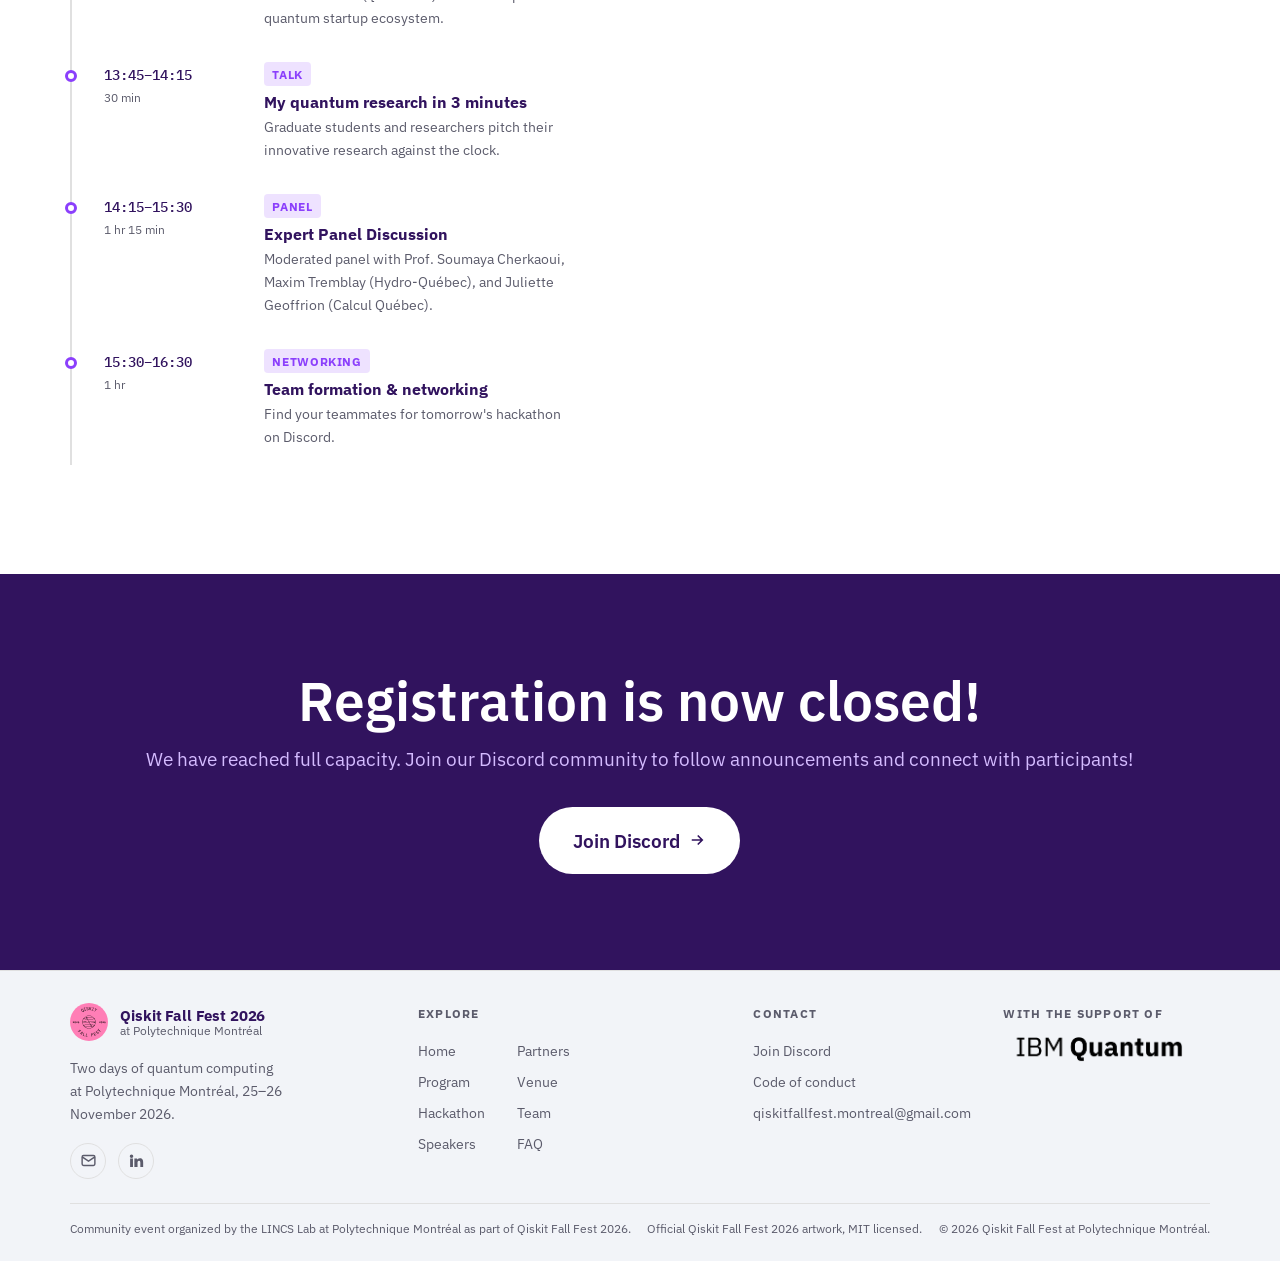
<file: program.html>
<!DOCTYPE html>
<html lang="fr">
<head>
<meta charset="utf-8">
<meta name="viewport" content="width=device-width, initial-scale=1">
<title>Programme — Qiskit Fall Fest 2026 at Polytechnique Montréal</title>
<meta name="description" content="Programme complet des deux journées du Qiskit Fall Fest 2026 à Polytechnique Montréal : conférences, atelier Qiskit et hackathon.">
<link rel="canonical" href="https://qiskitfallfestmtl.github.io/qiskit-fall-fest-2026/program.html">
<meta property="og:title" content="Programme — Qiskit Fall Fest 2026 at Polytechnique Montréal">
<meta property="og:description" content="Deux jours, de l'introduction à la démonstration. 25–26 novembre 2026.">
<meta property="og:image" content="https://qiskitfallfestmtl.github.io/qiskit-fall-fest-2026/assets/img/og-image.png">
<link rel="icon" href="favicon.ico" sizes="any">
<link rel="icon" type="image/png" sizes="32x32" href="assets/img/favicon-32.png">
<link rel="apple-touch-icon" href="assets/img/apple-touch-icon.png">
<meta name="theme-color" content="#31135e">
<link rel="preconnect" href="https://fonts.googleapis.com">
<link rel="preconnect" href="https://fonts.gstatic.com" crossorigin>
<link rel="stylesheet" href="https://fonts.googleapis.com/css2?family=IBM+Plex+Mono:wght@400;500;600&family=IBM+Plex+Sans:wght@400;500;600;700&display=swap">
<link rel="stylesheet" href="assets/css/tokens.css">
<link rel="stylesheet" href="assets/css/main.css">
</head>

<body>
<div id="site-header"></div>

<main id="main">
  <section class="page-hero">
    <img class="page-hero__bg" src="assets/img/hero.svg" alt="" aria-hidden="true">
    <div class="wrap">
      <p class="eyebrow" data-i18n="prog.eyebrow"></p>
      <h1 data-i18n="prog.title"></h1>
      <p class="section__lede" data-i18n="prog.note"></p>
    </div>
  </section>

  <section class="section">
    <div class="wrap">

      <div class="cal" id="calendar-menu" style="margin-bottom:var(--sp-7)">
        <button class="btn btn--ghost" id="calendar-btn" type="button" aria-expanded="false" aria-haspopup="true" aria-controls="calendar-list">
          <svg width="17" height="17" viewBox="0 0 24 24" fill="none" stroke="currentColor" stroke-width="2" aria-hidden="true"><path d="M8 2v4M16 2v4M3 10h18M5 4h14a2 2 0 0 1 2 2v14a2 2 0 0 1-2 2H5a2 2 0 0 1-2-2V6a2 2 0 0 1 2-2Z"/></svg>
          <span data-i18n="cal.btn"></span>
          <svg width="13" height="13" viewBox="0 0 24 24" fill="none" stroke="currentColor" stroke-width="2.5" aria-hidden="true"><path d="m6 9 6 6 6-6"/></svg>
        </button>
        <ul class="cal__list" id="calendar-list" hidden data-i18n-attr="aria-label:cal.aria">
          <li><a class="cal__item" id="cal-google" href="#">
            <svg width="17" height="17" viewBox="0 0 24 24" fill="none" stroke="currentColor" stroke-width="2" aria-hidden="true"><rect x="3" y="4" width="18" height="17" rx="2"/><path d="M8 2v4M16 2v4M3 10h18"/></svg>
            <span data-i18n="cal.google"></span></a></li>
          <li><a class="cal__item" id="cal-outlook" href="#">
            <svg width="17" height="17" viewBox="0 0 24 24" fill="none" stroke="currentColor" stroke-width="2" aria-hidden="true"><rect x="3" y="5" width="18" height="14" rx="2"/><path d="m3 8 9 5 9-5"/></svg>
            <span data-i18n="cal.outlook"></span></a></li>
          <li><a class="cal__item" id="cal-ics" href="#">
            <svg width="17" height="17" viewBox="0 0 24 24" fill="none" stroke="currentColor" stroke-width="2" aria-hidden="true"><path d="M12 3v12M8 11l4 4 4-4M4 19h16"/></svg>
            <span data-i18n="cal.ics"></span></a></li>
        </ul>
      </div>

      <div class="days">
        <div class="day day--1">
          <h2 class="day__title" data-i18n="prog.day1"></h2>
          <ul class="timeline" id="timeline-day1"></ul>
        </div>
        <div class="day day--2">
          <h2 class="day__title" data-i18n="prog.day2"></h2>
          <ul class="timeline" id="timeline-day2"></ul>
        </div>
      </div>

    </div>
  </section>
</main>

<div id="site-footer"></div>

<script src="assets/js/content.js"></script>
<script src="assets/js/layout.js"></script>
<script src="assets/js/i18n.js"></script>
<script src="assets/js/main.js"></script>
</body>
</html>
</file>
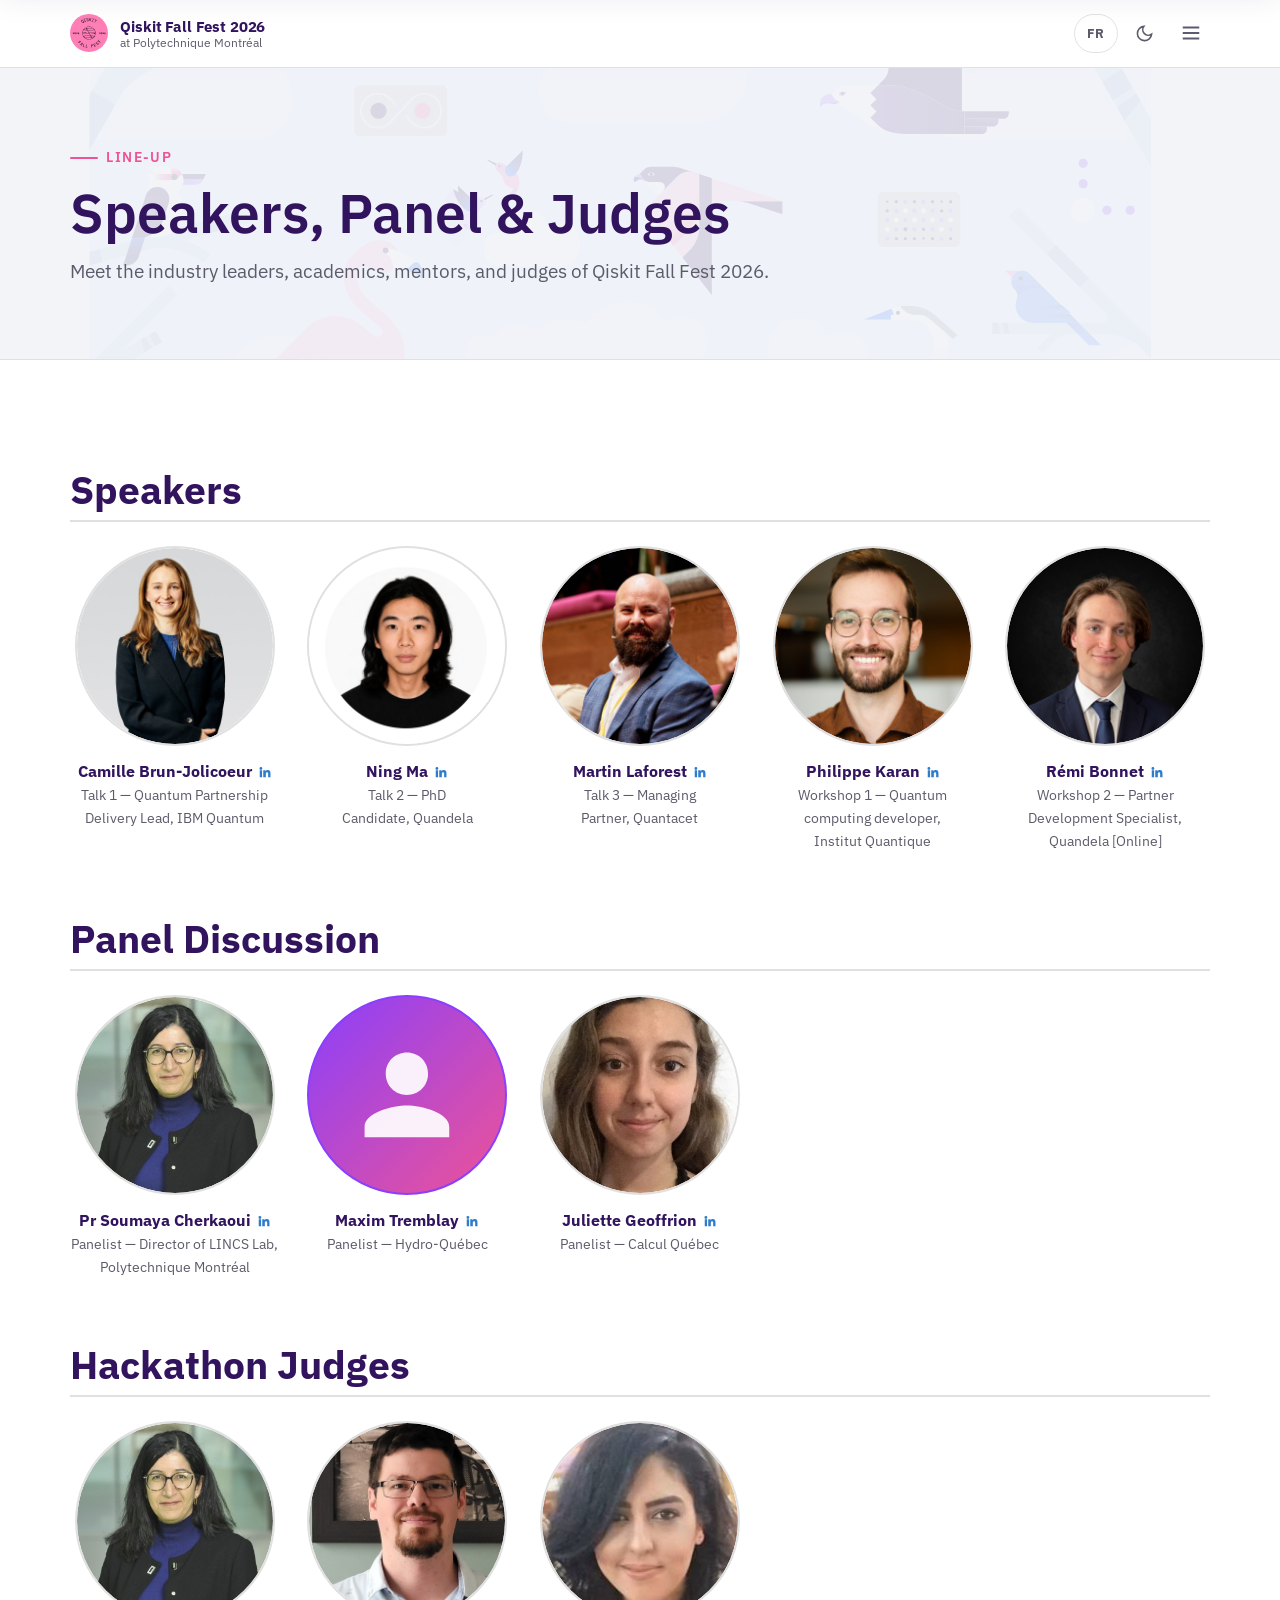
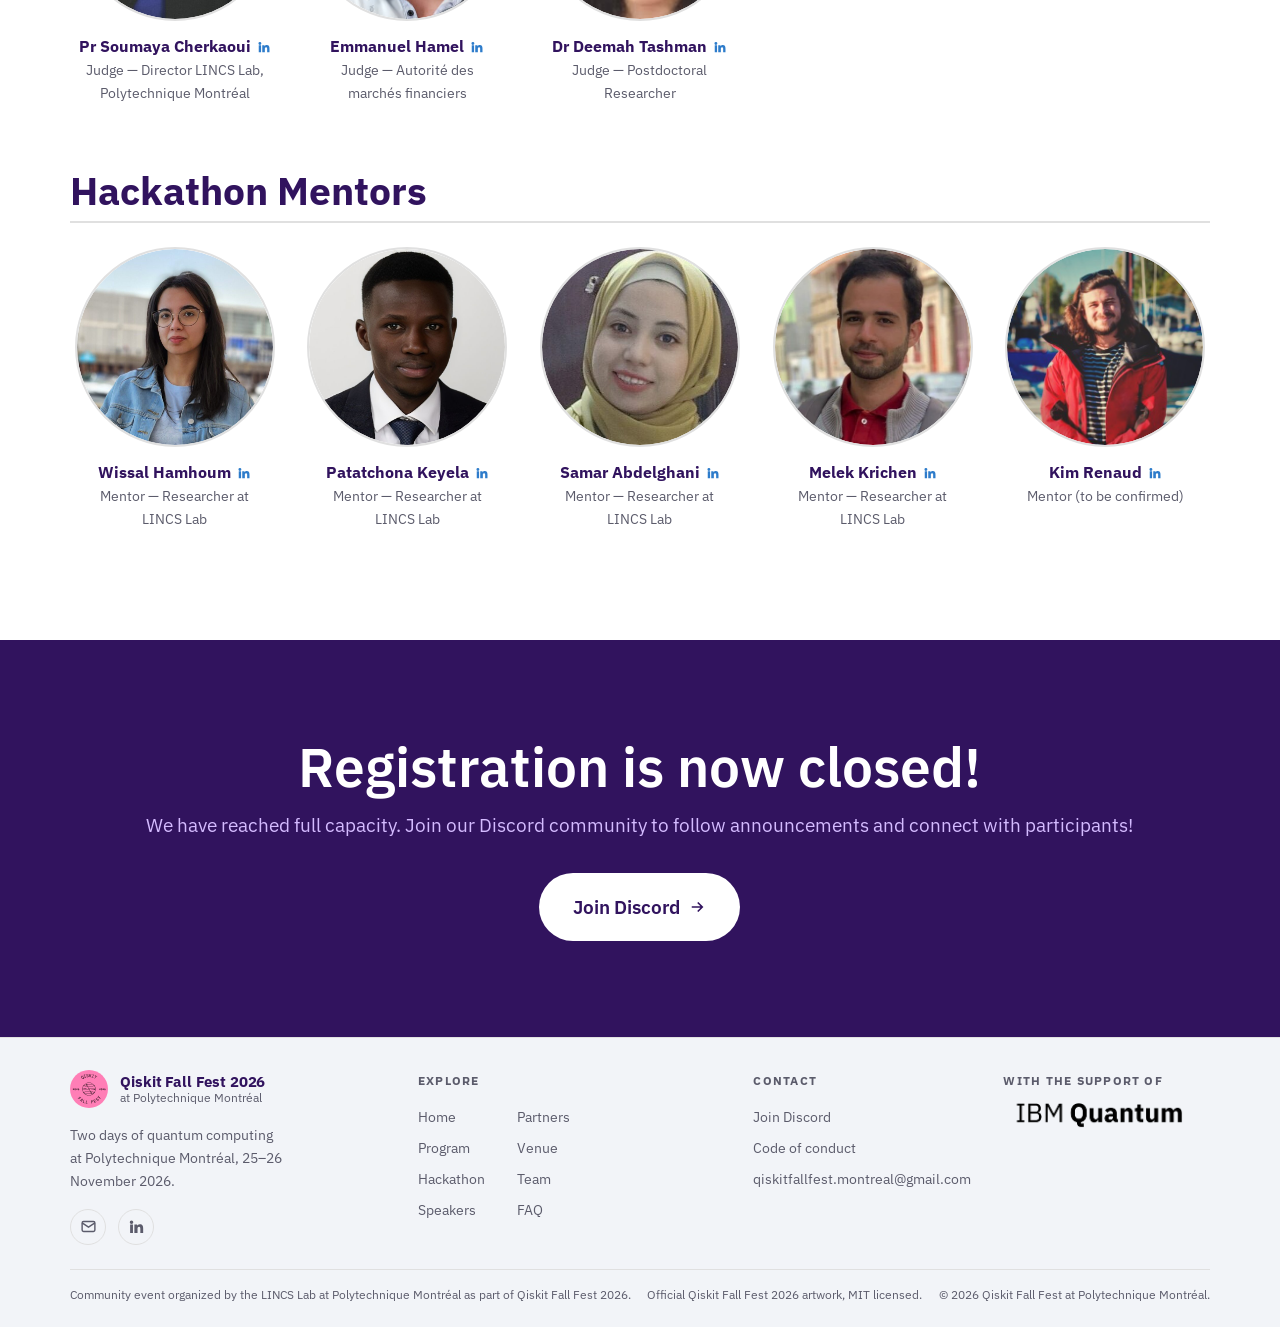
<file: speakers.html>
<!DOCTYPE html>
<html lang="fr">
<head>
<meta charset="utf-8">
<meta name="viewport" content="width=device-width, initial-scale=1">
<title>Conférenciers, Panel & Jury — Qiskit Fall Fest 2026 at Polytechnique Montréal</title>
<meta name="description" content="Les conférenciers, panélistes, mentors et membres du jury du Qiskit Fall Fest 2026 à Polytechnique Montréal.">
<link rel="canonical" href="https://qiskitfallfestmtl.github.io/qiskit-fall-fest-2026/speakers.html">
<meta property="og:title" content="Conférenciers, Panel & Jury — Qiskit Fall Fest 2026">
<meta property="og:description" content="La programmation et les experts du Qiskit Fall Fest 2026 à Polytechnique Montréal.">
<meta property="og:image" content="https://qiskitfallfestmtl.github.io/qiskit-fall-fest-2026/assets/img/og-image.png">
<link rel="icon" href="favicon.ico" sizes="any">
<link rel="icon" type="image/png" sizes="32x32" href="assets/img/favicon-32.png">
<link rel="apple-touch-icon" href="assets/img/apple-touch-icon.png">
<meta name="theme-color" content="#31135e">
<link rel="preconnect" href="https://fonts.googleapis.com">
<link rel="preconnect" href="https://fonts.gstatic.com" crossorigin>
<link rel="stylesheet" href="https://fonts.googleapis.com/css2?family=IBM+Plex+Mono:wght@400;500;600&family=IBM+Plex+Sans:wght@400;500;600;700&display=swap">
<link rel="stylesheet" href="assets/css/tokens.css">
<link rel="stylesheet" href="assets/css/main.css">
</head>

<body>
<div id="site-header"></div>

<main id="main">
  <section class="page-hero">
    <img class="page-hero__bg" src="assets/img/hero.svg" alt="" aria-hidden="true">
    <div class="wrap">
      <p class="eyebrow" data-i18n="spk.eyebrow"></p>
      <h1 data-i18n="spk.title"></h1>
      <p class="section__lede" data-i18n="spk.lede"></p>
    </div>
  </section>

  <section class="section">
    <div class="wrap" id="speakers-container"></div>
  </section>
</main>

<div id="site-footer"></div>

<script src="assets/js/content.js"></script>
<script src="assets/js/layout.js"></script>
<script src="assets/js/i18n.js"></script>
<script src="assets/js/main.js"></script>
</body>
</html>
</file>
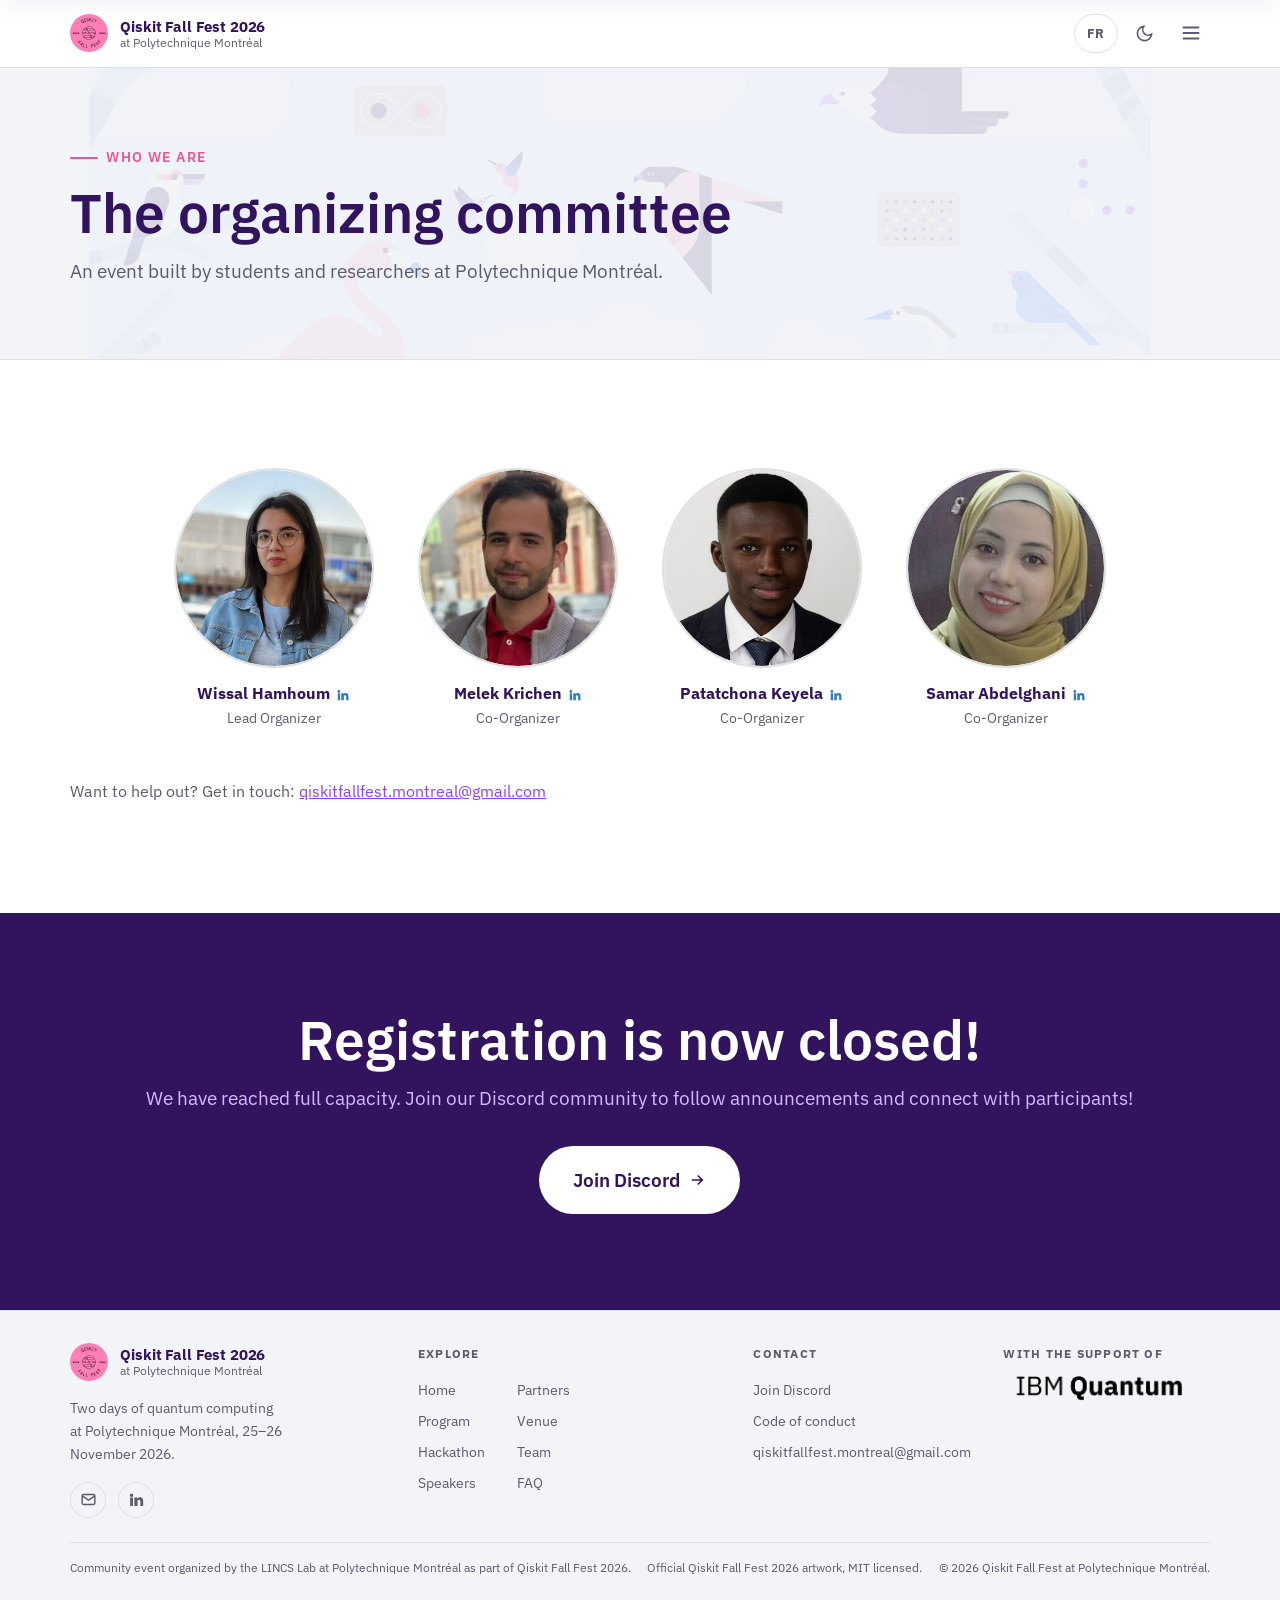
<file: team.html>
<!DOCTYPE html>
<html lang="fr">
<head>
<meta charset="utf-8">
<meta name="viewport" content="width=device-width, initial-scale=1">
<title>Équipe — Qiskit Fall Fest 2026 at Polytechnique Montréal</title>
<meta name="description" content="Le comité organisateur du Qiskit Fall Fest 2026 à Polytechnique Montréal.">
<link rel="canonical" href="https://qiskitfallfestmtl.github.io/qiskit-fall-fest-2026/team.html">
<meta property="og:title" content="Équipe — Qiskit Fall Fest 2026 at Polytechnique Montréal">
<meta property="og:description" content="Le comité organisateur, bénévole, derrière l'événement.">
<meta property="og:image" content="https://qiskitfallfestmtl.github.io/qiskit-fall-fest-2026/assets/img/og-image.png">
<link rel="icon" href="favicon.ico" sizes="any">
<link rel="icon" type="image/png" sizes="32x32" href="assets/img/favicon-32.png">
<link rel="apple-touch-icon" href="assets/img/apple-touch-icon.png">
<meta name="theme-color" content="#31135e">
<link rel="preconnect" href="https://fonts.googleapis.com">
<link rel="preconnect" href="https://fonts.gstatic.com" crossorigin>
<link rel="stylesheet" href="https://fonts.googleapis.com/css2?family=IBM+Plex+Mono:wght@400;500;600&family=IBM+Plex+Sans:wght@400;500;600;700&display=swap">
<link rel="stylesheet" href="assets/css/tokens.css">
<link rel="stylesheet" href="assets/css/main.css">
</head>

<body>
<div id="site-header"></div>

<main id="main">
  <section class="page-hero">
    <img class="page-hero__bg" src="assets/img/hero.svg" alt="" aria-hidden="true">
    <div class="wrap">
      <p class="eyebrow" data-i18n="team.eyebrow"></p>
      <h1 data-i18n="team.title"></h1>
      <p class="section__lede" data-i18n="team.lede"></p>
    </div>
  </section>

  <section class="section">
    <div class="wrap">
      <ul class="people" id="team-list"></ul>
      <p style="margin-top:var(--sp-7);color:var(--text-muted)">
        <span data-i18n="team.join"></span>
        <a data-mailto data-mailto-text href="#" style="color:var(--accent)"></a>
      </p>
    </div>
  </section>
</main>

<div id="site-footer"></div>

<script src="assets/js/content.js"></script>
<script src="assets/js/layout.js"></script>
<script src="assets/js/i18n.js"></script>
<script src="assets/js/main.js"></script>
</body>
</html>
</file>
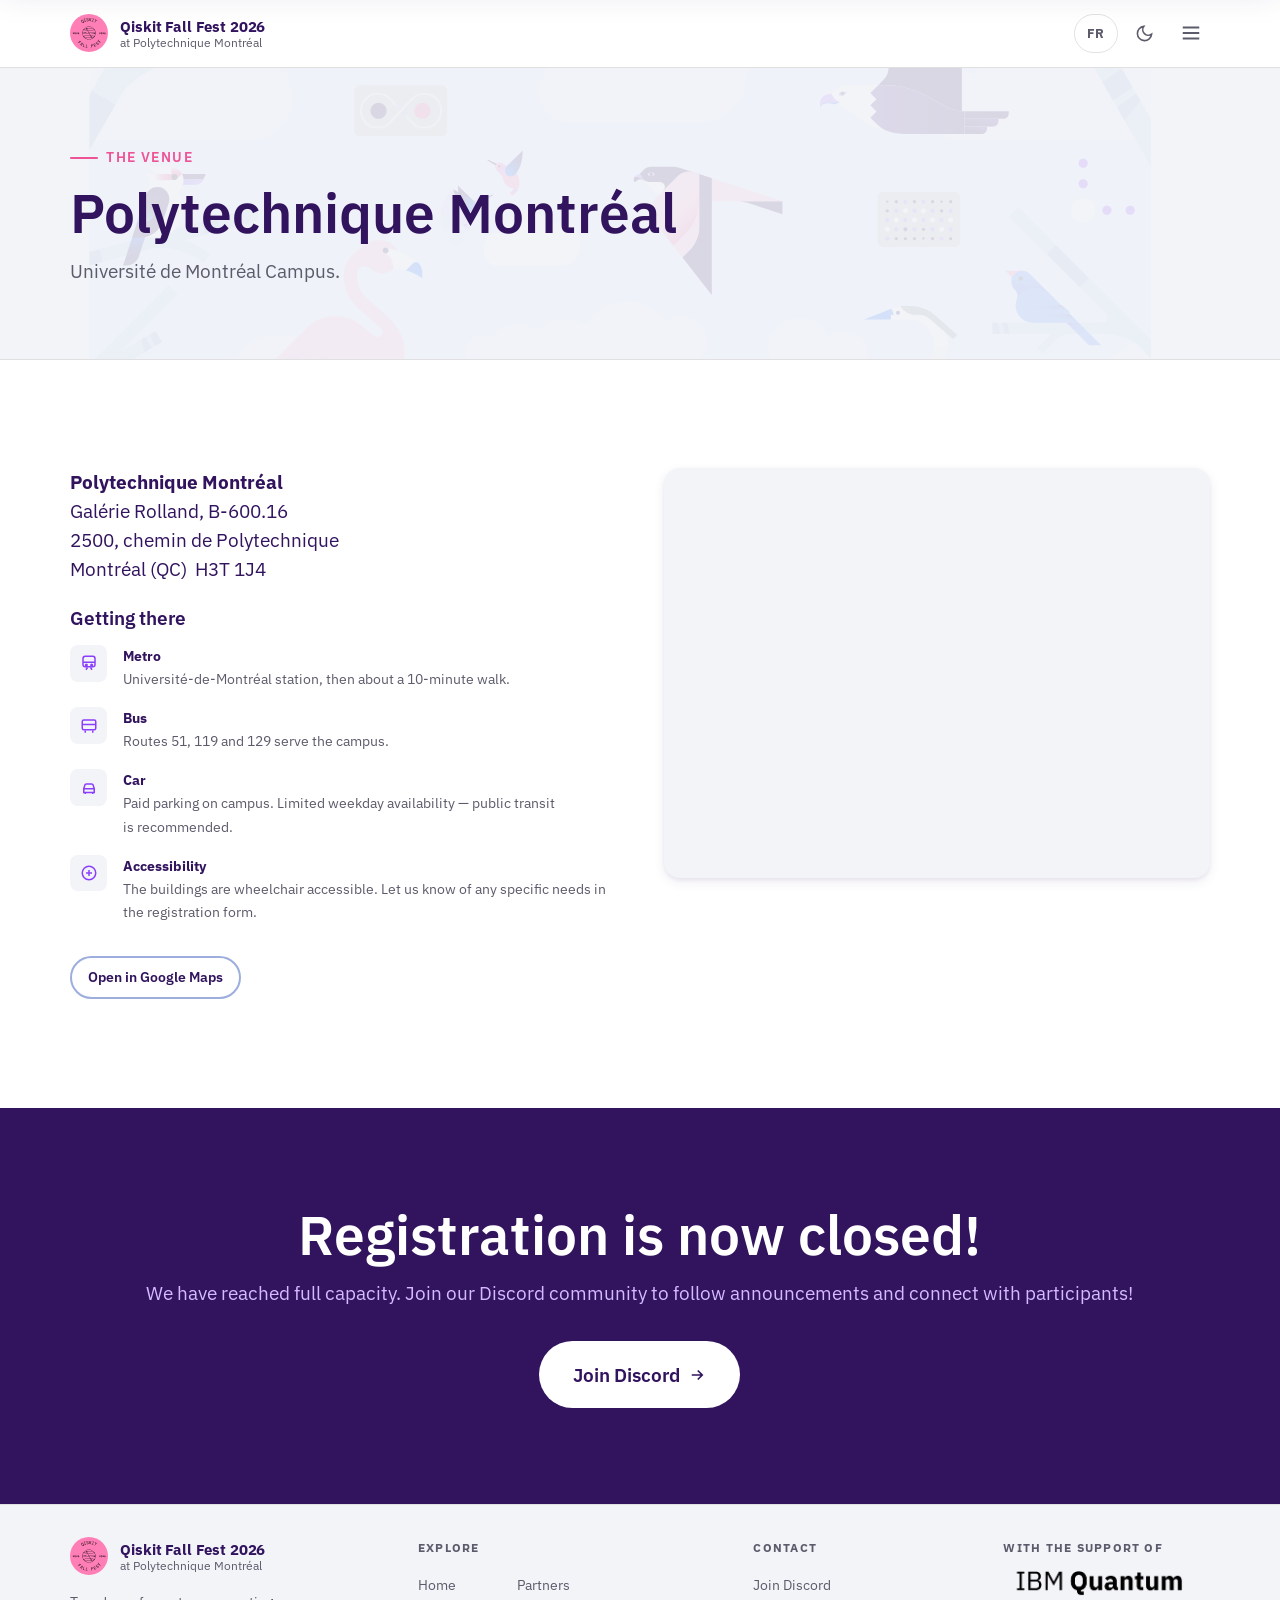
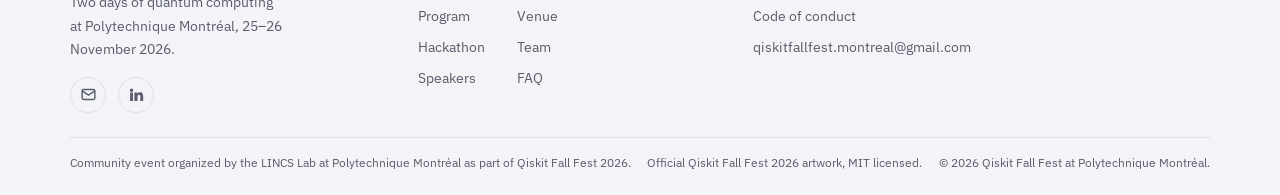
<file: venue.html>
<!DOCTYPE html>
<html lang="fr">
<head>
<meta charset="utf-8">
<meta name="viewport" content="width=device-width, initial-scale=1">
<title>Lieu — Qiskit Fall Fest 2026 at Polytechnique Montréal</title>
<meta name="description" content="Comment se rendre au Qiskit Fall Fest 2026 : Polytechnique Montréal, 2500 chemin de Polytechnique. Métro, autobus, stationnement et accessibilité.">
<link rel="canonical" href="https://qiskitfallfestmtl.github.io/qiskit-fall-fest-2026/venue.html">
<meta property="og:title" content="Lieu — Qiskit Fall Fest 2026 at Polytechnique Montréal">
<meta property="og:description" content="Sur le flanc du mont Royal, sur le campus de l'Université de Montréal.">
<meta property="og:image" content="https://qiskitfallfestmtl.github.io/qiskit-fall-fest-2026/assets/img/og-image.png">
<link rel="icon" href="favicon.ico" sizes="any">
<link rel="icon" type="image/png" sizes="32x32" href="assets/img/favicon-32.png">
<link rel="apple-touch-icon" href="assets/img/apple-touch-icon.png">
<meta name="theme-color" content="#31135e">
<link rel="preconnect" href="https://fonts.googleapis.com">
<link rel="preconnect" href="https://fonts.gstatic.com" crossorigin>
<link rel="stylesheet" href="https://fonts.googleapis.com/css2?family=IBM+Plex+Mono:wght@400;500;600&family=IBM+Plex+Sans:wght@400;500;600;700&display=swap">
<link rel="stylesheet" href="assets/css/tokens.css">
<link rel="stylesheet" href="assets/css/main.css">
</head>

<body>
<div id="site-header"></div>

<main id="main">
  <section class="page-hero">
    <img class="page-hero__bg" src="assets/img/hero.svg" alt="" aria-hidden="true">
    <div class="wrap">
      <p class="eyebrow" data-i18n="venue.eyebrow"></p>
      <h1 data-i18n="venue.title"></h1>
      <p class="section__lede" data-i18n="venue.lede"></p>
    </div>
  </section>

  <section class="section">
    <div class="wrap">
      <div class="venue__grid">
        <div class="reveal">
          <address class="addr" id="venue-address"></address>

          <h2 class="card__t" style="font-size:var(--fs-md)" data-i18n="venue.getting"></h2>
          <div class="travel">
            <div class="travel__i">
              <span class="travel__ico"><svg width="18" height="18" viewBox="0 0 24 24" fill="none" stroke="currentColor" stroke-width="2" aria-hidden="true"><rect x="4" y="3" width="16" height="14" rx="3"/><path d="M4 11h16M8 21l2-3M16 21l-2-3"/><circle cx="8.5" cy="14.5" r="1"/><circle cx="15.5" cy="14.5" r="1"/></svg></span>
              <div><p class="travel__t" data-i18n="venue.metro.t"></p><p class="travel__d" data-i18n="venue.metro.d"></p></div>
            </div>
            <div class="travel__i">
              <span class="travel__ico"><svg width="18" height="18" viewBox="0 0 24 24" fill="none" stroke="currentColor" stroke-width="2" aria-hidden="true"><rect x="3" y="4" width="18" height="13" rx="2"/><path d="M3 10h18M7 21v-3M17 21v-3"/></svg></span>
              <div><p class="travel__t" data-i18n="venue.bus.t"></p><p class="travel__d" data-i18n="venue.bus.d"></p></div>
            </div>
            <div class="travel__i">
              <span class="travel__ico"><svg width="18" height="18" viewBox="0 0 24 24" fill="none" stroke="currentColor" stroke-width="2" aria-hidden="true"><path d="M5 13l1.5-5A2 2 0 0 1 8.4 6.6h7.2A2 2 0 0 1 17.5 8L19 13M5 13h14v5H5zM7 18v2M17 18v2"/></svg></span>
              <div><p class="travel__t" data-i18n="venue.car.t"></p><p class="travel__d" data-i18n="venue.car.d"></p></div>
            </div>
            <div class="travel__i">
              <span class="travel__ico"><svg width="18" height="18" viewBox="0 0 24 24" fill="none" stroke="currentColor" stroke-width="2" aria-hidden="true"><circle cx="12" cy="12" r="9"/><path d="M12 8v8M8 12h8"/></svg></span>
              <div><p class="travel__t" data-i18n="venue.access.t"></p><p class="travel__d" data-i18n="venue.access.d"></p></div>
            </div>
          </div>

          <p style="margin-top:var(--sp-6)">
            <a class="btn btn--ghost btn--sm" id="venue-map-link" href="#" target="_blank" rel="noopener noreferrer" data-i18n="venue.map"></a>
          </p>
        </div>

        <div class="reveal">
          <iframe class="map-embed" title="Carte — Polytechnique Montréal" loading="lazy" referrerpolicy="no-referrer-when-downgrade"
            src="https://www.openstreetmap.org/export/embed.html?bbox=-73.6180%2C45.5015%2C-73.6060%2C45.5085&amp;layer=mapnik&amp;marker=45.5050%2C-73.6120"></iframe>
        </div>
      </div>
    </div>
  </section>
</main>

<div id="site-footer"></div>

<script src="assets/js/content.js"></script>
<script src="assets/js/layout.js"></script>
<script src="assets/js/i18n.js"></script>
<script src="assets/js/main.js"></script>
</body>
</html>
</file>
<file: assets/css/tokens.css>
/* =========================================================================
   Qiskit Fall Fest 2026 — Polytechnique Montréal
   Design tokens.  Palette extracted directly from the official 2026
   illustration set (IBM Carbon), so the site is continuous with the artwork.
   ========================================================================= */

:root {
  /* ---- Brand ramp (from the official SVGs) ---------------------------- */
  --ff-purple-90: #31135e;   /* primary — headings, hero type            */
  --ff-purple-80: #451b83;
  --ff-purple-70: #6929c4;
  --ff-purple-60: #8b3ffc;   /* interactive purple                       */
  --ff-purple-50: #a56eff;
  --ff-purple-40: #be95ff;
  --ff-purple-30: #d4bbff;

  --ff-magenta-60: #ee5396;
  --ff-pink-50:    #ff7eb6;  /* signature accent                         */
  --ff-pink-40:    #ffafd2;
  --ff-pink-30:    #f5abd8;

  --ff-blue-60: #0f62fe;     /* IBM blue                                 */
  --ff-blue-50: #4589ff;
  --ff-peri-60: #9daede;
  --ff-peri-40: #bdcdef;
  --ff-peri-20: #dae5fc;     /* hero ground                              */

  --ff-gray-90: #343a3f;
  --ff-gray-50: #a8a8a8;
  --ff-gray-20: #e0e0e0;
  --ff-gray-10: #f4f4f4;
  --ff-cool-10: #f2f4f8;
  --ff-white:   #ffffff;

  /* ---- Semantic (light) ------------------------------------------------ */
  --bg:            var(--ff-white);
  --bg-alt:        var(--ff-cool-10);
  --bg-sunken:     var(--ff-peri-20);
  --bg-inverse:    var(--ff-purple-90);
  --surface:       var(--ff-white);
  --surface-hover: var(--ff-gray-10);

  --text:          var(--ff-purple-90);
  --text-muted:    #5b5b6b;
  --text-inverse:  var(--ff-white);
  --text-on-accent:var(--ff-white);

  --border:        var(--ff-gray-20);
  --border-strong: var(--ff-peri-60);

  --accent:        var(--ff-purple-60);
  --accent-hover:  var(--ff-purple-70);
  --accent-2:      var(--ff-magenta-60);
  --accent-3:      var(--ff-blue-60);

  --focus:         var(--ff-blue-60);

  --day1:          var(--ff-purple-60);
  --day2:          var(--ff-magenta-60);

  /* ---- Type ------------------------------------------------------------ */
  --font-sans: "IBM Plex Sans", "Segoe UI", system-ui, -apple-system, sans-serif;
  --font-mono: "IBM Plex Mono", ui-monospace, "Cascadia Code", Consolas, monospace;

  /* Fluid scale — clamp(min, preferred, max) */
  --fs-xs:   0.78rem;
  --fs-sm:   0.875rem;
  --fs-base: 1rem;
  --fs-md:   clamp(1.05rem, 0.99rem + 0.3vw, 1.2rem);
  --fs-lg:   clamp(1.25rem, 1.1rem + 0.7vw, 1.6rem);
  /* Display sizes keep growing further before capping, so headings don't look
     undersized on a large monitor. Body sizes deliberately do NOT grow — 16px
     body text is right at every screen size. */
  --fs-xl:   clamp(1.6rem, 1.3rem + 1.4vw, 2.6rem);
  --fs-2xl:  clamp(2rem, 1.5rem + 2.4vw, 3.8rem);
  --fs-3xl:  clamp(2.5rem, 1.6rem + 4.2vw, 6rem);

  --lh-tight: 1.12;
  --lh-snug:  1.3;
  --lh-body:  1.65;

  /* ---- Space (4px base) ------------------------------------------------ */
  --sp-1: 0.25rem;  --sp-2: 0.5rem;   --sp-3: 0.75rem;  --sp-4: 1rem;
  --sp-5: 1.5rem;   --sp-6: 2rem;     --sp-7: 3rem;     --sp-8: 4rem;
  --sp-9: 6rem;     --sp-10: 8rem;

  --section-y: clamp(3.5rem, 2rem + 6vw, 7rem);

  /* ---- Shape & depth --------------------------------------------------- */
  --r-sm: 4px;  --r-md: 8px;  --r-lg: 16px;  --r-xl: 24px;  --r-pill: 999px;

  --shadow-sm: 0 1px 2px rgba(49, 19, 94, .06), 0 1px 3px rgba(49, 19, 94, .08);
  --shadow-md: 0 4px 12px rgba(49, 19, 94, .08), 0 2px 4px rgba(49, 19, 94, .06);
  --shadow-lg: 0 12px 32px rgba(49, 19, 94, .12), 0 4px 8px rgba(49, 19, 94, .06);

  /* FLUID container: grows with the viewport instead of stopping at a fixed
     pixel width, so the page never looks marooned in the middle of a big
     monitor. The 1800px ceiling is a sanity bound for ultrawide displays.
     Paragraph width is protected separately by --maxw-prose below. */
  --maxw: min(93vw, 1800px);
  --maxw-prose: 68ch;

  /* Padding inside the container. Only visible when the viewport is narrower
     than the container's max — it is what stops text touching the bezel. */
  --gutter: clamp(1rem, 2vw, 2rem);

  --ease: cubic-bezier(.2, .7, .3, 1);
  --dur: 220ms;

  --header-h: 68px;
}

/* ---- Dark theme --------------------------------------------------------
   Explicit choice wins; otherwise follow the OS.  Every token below is a
   REDEFINITION of one declared above, so nothing is dark-only.            */
@media (prefers-color-scheme: dark) {
  :root:not([data-theme="light"]) {
    --bg:            #16091f;
    --bg-alt:        #1e0f2b;
    --bg-sunken:     #241338;
    --bg-inverse:    #0d0514;
    --surface:       #22112f;
    --surface-hover: #2d1740;

    --text:          #f2ecff;
    --text-muted:    #b6a8c9;
    --text-inverse:  #16091f;

    --border:        #3b2352;
    --border-strong: var(--ff-purple-50);

    --accent:        var(--ff-purple-50);
    --accent-hover:  var(--ff-purple-40);
    --accent-2:      var(--ff-pink-50);
    --accent-3:      var(--ff-blue-50);

    --focus:         var(--ff-pink-50);

    --day1:          var(--ff-purple-50);
    --day2:          var(--ff-pink-50);

    --shadow-sm: 0 1px 2px rgba(0, 0, 0, .4);
    --shadow-md: 0 4px 12px rgba(0, 0, 0, .45);
    --shadow-lg: 0 12px 32px rgba(0, 0, 0, .55);
  }
}

:root[data-theme="dark"] {
  --bg:            #16091f;
  --bg-alt:        #1e0f2b;
  --bg-sunken:     #241338;
  --bg-inverse:    #0d0514;
  --surface:       #22112f;
  --surface-hover: #2d1740;

  --text:          #f2ecff;
  --text-muted:    #b6a8c9;
  --text-inverse:  #16091f;

  --border:        #3b2352;
  --border-strong: var(--ff-purple-50);

  --accent:        var(--ff-purple-50);
  --accent-hover:  var(--ff-purple-40);
  --accent-2:      var(--ff-pink-50);
  --accent-3:      var(--ff-blue-50);

  --focus:         var(--ff-pink-50);

  --day1:          var(--ff-purple-50);
  --day2:          var(--ff-pink-50);

  --shadow-sm: 0 1px 2px rgba(0, 0, 0, .4);
  --shadow-md: 0 4px 12px rgba(0, 0, 0, .45);
  --shadow-lg: 0 12px 32px rgba(0, 0, 0, .55);
}
</file>
<file: assets/css/main.css>
/* =========================================================================
   Qiskit Fall Fest 2026 — Polytechnique Montréal
   Main stylesheet.  Depends on tokens.css.
   ========================================================================= */

/* ---------- Reset ------------------------------------------------------- */
*, *::before, *::after { box-sizing: border-box; }
* { margin: 0; }
html { -webkit-text-size-adjust: 100%; scroll-behavior: smooth; scroll-padding-top: calc(var(--header-h) + 1rem); }
img, svg, video, iframe { display: block; max-width: 100%; }
img, svg, video { height: auto; }
input, button, textarea, select { font: inherit; color: inherit; }
button { background: none; border: 0; cursor: pointer; }
a { color: inherit; }
ul, ol { list-style: none; padding: 0; }
h1, h2, h3, h4 { text-wrap: balance; line-height: var(--lh-tight); font-weight: 600; }
p { text-wrap: pretty; }

body {
  font-family: var(--font-sans);
  font-size: var(--fs-base);
  line-height: var(--lh-body);
  color: var(--text);
  background: var(--bg);
  -webkit-font-smoothing: antialiased;
  overflow-x: hidden;
  display: flex; flex-direction: column; min-height: 100dvh;
}
main { flex: 1 0 auto; }

/* ---------- Accessibility ---------------------------------------------- */
:focus-visible { outline: 3px solid var(--focus); outline-offset: 2px; border-radius: var(--r-sm); }
:focus:not(:focus-visible) { outline: none; }

.skip-link {
  position: absolute; left: 0; top: 0; z-index: 200;
  transform: translateY(-120%);
  background: var(--accent); color: #fff;
  padding: var(--sp-3) var(--sp-5);
  font-weight: 600; text-decoration: none;
  border-radius: 0 0 var(--r-md) 0;
  transition: transform var(--dur) var(--ease);
}
.skip-link:focus { transform: translateY(0); }

.sr-only {
  position: absolute; width: 1px; height: 1px; padding: 0;
  overflow: hidden; clip: rect(0 0 0 0); white-space: nowrap; border: 0;
}

/* ---------- Layout ------------------------------------------------------ */
/* The single container every page uses. Uses max-width + padding rather than
   a computed `width`, so a child that also sets `width: 100%` (the header did)
   can no longer knock the container out of its bounds. */
.wrap {
  width: 100%;
  max-width: var(--maxw);
  margin-inline: auto;
  padding-inline: var(--gutter);
}
.section { padding-block: var(--section-y); position: relative; }
.section--alt { background: var(--bg-alt); }
.section--sunken { background: var(--bg-sunken); }
.section--tight { padding-block: var(--sp-7); }
.prose { max-width: var(--maxw-prose); }

.eyebrow {
  display: inline-flex; align-items: center; gap: var(--sp-2);
  font-size: var(--fs-sm); font-weight: 600; letter-spacing: .1em;
  text-transform: uppercase; color: var(--accent-2);
  margin-bottom: var(--sp-3);
}
.eyebrow::before { content: ""; width: 1.75rem; height: 2px; background: currentColor; border-radius: 2px; }

.section__title { font-size: var(--fs-2xl); margin-bottom: var(--sp-4); }
.section__lede { font-size: var(--fs-md); color: var(--text-muted); max-width: var(--maxw-prose); }
.section__head { margin-bottom: var(--sp-7); }

/* ---------- Buttons ----------------------------------------------------- */
.btn {
  display: inline-flex; align-items: center; justify-content: center; gap: var(--sp-2);
  padding: var(--sp-3) var(--sp-5);
  font-weight: 600; font-size: var(--fs-base);
  text-decoration: none; border-radius: var(--r-pill);
  border: 2px solid transparent;
  transition: background var(--dur) var(--ease), color var(--dur) var(--ease),
              transform var(--dur) var(--ease), box-shadow var(--dur) var(--ease),
              border-color var(--dur) var(--ease);
  white-space: nowrap;
}
.btn:hover { transform: translateY(-2px); }
.btn:active { transform: translateY(0); }
.btn--primary { background: var(--accent); color: #fff; box-shadow: var(--shadow-md); }
.btn--primary:hover { background: var(--accent-hover); box-shadow: var(--shadow-lg); }
.btn--ghost { border-color: var(--border-strong); color: var(--text); background: var(--surface); }
.btn--ghost:hover { background: var(--text); color: var(--bg); border-color: var(--text); }
.btn--on-dark { background: #fff; color: var(--ff-purple-90); }
.btn--on-dark:hover { background: var(--ff-pink-40); color: var(--ff-purple-90); }
.btn--lg { padding: var(--sp-4) var(--sp-6); font-size: var(--fs-md); }
.btn--sm { padding: var(--sp-2) var(--sp-4); font-size: var(--fs-sm); }
.btn .arw { transition: transform var(--dur) var(--ease); }
.btn:hover .arw { transform: translateX(3px); }

/* ---------- Header ------------------------------------------------------ */
.header {
  position: sticky; top: 0; z-index: 100;
  height: var(--header-h);
  display: flex; align-items: center;
  background: color-mix(in srgb, var(--bg) 88%, transparent);
  backdrop-filter: blur(14px) saturate(1.4);
  -webkit-backdrop-filter: blur(14px) saturate(1.4);
  border-bottom: 1px solid var(--border);
  transition: box-shadow var(--dur) var(--ease);
}
.header.is-stuck { box-shadow: var(--shadow-sm); }
/* No `width` here — .wrap owns the sizing. */
.header__inner { display: flex; align-items: center; gap: var(--sp-5); }

.brand { display: flex; align-items: center; gap: var(--sp-3); text-decoration: none; flex-shrink: 0; }
/* The badge is a circular vector with transparent corners — no background,
   no border-radius, nothing behind it. */
.brand__mark { width: 38px; height: 38px; background: none; border: 0; }
.brand__txt { display: flex; flex-direction: column; line-height: 1.15; }
.brand__t { font-weight: 700; font-size: 0.95rem; letter-spacing: -.01em; }
.brand__s { font-size: 0.72rem; color: var(--text-muted); }
.brand--footer { margin-bottom: var(--sp-4); }

.nav { margin-left: auto; display: flex; align-items: center; gap: var(--sp-4); }
.nav__list { display: flex; align-items: center; gap: var(--sp-1); }
.nav__tools { display: flex; align-items: center; gap: var(--sp-2); }
.nav__link {
  display: block; padding: var(--sp-2) var(--sp-3);
  font-size: 0.9rem; font-weight: 500; text-decoration: none;
  border-radius: var(--r-sm); color: var(--text-muted);
  transition: color var(--dur) var(--ease), background var(--dur) var(--ease);
  position: relative;
}
.nav__link:hover { color: var(--text); background: var(--surface-hover); }
.nav__link[aria-current="page"] { color: var(--accent); font-weight: 600; }
.nav__link[aria-current="page"]::after {
  content: ""; position: absolute; left: var(--sp-3); right: var(--sp-3); bottom: 0;
  height: 2px; border-radius: 2px; background: var(--accent);
}

.icon-btn {
  display: grid; place-items: center;
  width: 38px; height: 38px; border-radius: var(--r-pill);
  color: var(--text-muted);
  transition: background var(--dur) var(--ease), color var(--dur) var(--ease);
}
.icon-btn:hover { background: var(--surface-hover); color: var(--text); }

.lang-btn {
  font-size: 0.8rem; font-weight: 700; letter-spacing: .04em;
  padding: var(--sp-2) var(--sp-3); border-radius: var(--r-pill);
  border: 1.5px solid var(--border); color: var(--text-muted);
  transition: all var(--dur) var(--ease);
}
.lang-btn:hover { border-color: var(--accent); color: var(--accent); }
.burger { display: none; }

/* =========================================================================
   HERO  — legibility first.
   The illustration is a faint TEXTURE, not a competing image: it sits at low
   opacity under a solid wash, and the type sits on its own calm panel.
   ========================================================================= */
.hero {
  position: relative;
  background: var(--hero-ground, var(--ff-peri-20));
  overflow: hidden; isolation: isolate;
  /* Tuned so the countdown peeks above the fold on a 1366x768 laptop and is
     fully visible from 1440x900 up — a partially-visible next section is what
     tells people the page continues. Don't grow this back. */
  padding-block: clamp(2.5rem, 1.5rem + 4.5vw, 5rem);
}
.hero__bg {
  position: absolute; inset: 0; z-index: -3;
  width: 100%; height: 100%; object-fit: cover; object-position: center;
  opacity: .30;                       /* ← was fully opaque; this is the fix */
  filter: saturate(.85);
}
.hero__scrim {
  position: absolute; inset: 0; z-index: -2;
  background:
    radial-gradient(120% 90% at 50% 45%,
      color-mix(in srgb, var(--hero-ground, var(--ff-peri-20)) 96%, transparent) 0%,
      color-mix(in srgb, var(--hero-ground, var(--ff-peri-20)) 72%, transparent) 52%,
      color-mix(in srgb, var(--hero-ground, var(--ff-peri-20)) 40%, transparent) 100%);
}
.hero__inner { text-align: center; position: relative; }

.hero__kicker {
  display: inline-block;
  font-size: var(--fs-sm); font-weight: 700; letter-spacing: .08em;
  text-transform: uppercase;
  color: var(--ff-purple-90);
  background: #fff;
  padding: var(--sp-2) var(--sp-5); border-radius: var(--r-pill);
  box-shadow: var(--shadow-sm);
  margin-bottom: var(--sp-5);
}
.hero__title {
  font-size: var(--fs-3xl); font-weight: 700; letter-spacing: -.035em;
  color: var(--ff-purple-90); margin-bottom: var(--sp-4);
}
.hero__title span { display: block; }
.hero__title .yr { color: var(--ff-magenta-60); }
.hero__lede {
  font-size: var(--fs-md);
  color: color-mix(in srgb, var(--ff-purple-90) 88%, transparent);
  max-width: 44ch; margin: 0 auto var(--sp-6); font-weight: 500;
}
.hero__actions { display: flex; flex-wrap: wrap; gap: var(--sp-3); justify-content: center; }
.hero .btn--ghost { color: var(--ff-purple-90); background: #fff; border-color: transparent; box-shadow: var(--shadow-sm); }
.hero .btn--ghost:hover { background: var(--ff-purple-90); color: #fff; }

/* Dark theme: dim the artwork much further and swap the ground. */
:root[data-theme="dark"] .hero { --hero-ground: #1b0c26; }
:root[data-theme="dark"] .hero__bg { opacity: .16; }
:root[data-theme="dark"] .hero__kicker { background: var(--surface); color: var(--text); }
:root[data-theme="dark"] .hero__title { color: var(--text); }
:root[data-theme="dark"] .hero__title .yr { color: var(--ff-pink-50); }
:root[data-theme="dark"] .hero__lede { color: var(--text-muted); }
:root[data-theme="dark"] .hero .btn--ghost { background: var(--surface); color: var(--text); }
@media (prefers-color-scheme: dark) {
  :root:not([data-theme="light"]) .hero { --hero-ground: #1b0c26; }
  :root:not([data-theme="light"]) .hero__bg { opacity: .16; }
  :root:not([data-theme="light"]) .hero__kicker { background: var(--surface); color: var(--text); }
  :root:not([data-theme="light"]) .hero__title { color: var(--text); }
  :root:not([data-theme="light"]) .hero__title .yr { color: var(--ff-pink-50); }
  :root:not([data-theme="light"]) .hero__lede { color: var(--text-muted); }
  :root:not([data-theme="light"]) .hero .btn--ghost { background: var(--surface); color: var(--text); }
}

/* ---------- Page hero (sub-pages) --------------------------------------- */
.page-hero {
  position: relative; overflow: hidden; isolation: isolate;
  background: var(--bg-alt);
  border-bottom: 1px solid var(--border);
  padding-block: clamp(2.5rem, 1.5rem + 4vw, 4.5rem);
}
.page-hero__bg {
  position: absolute; inset: 0; z-index: -2;
  width: 100%; height: 100%; object-fit: cover; opacity: .12;
}
.page-hero h1 { font-size: var(--fs-2xl); margin-bottom: var(--sp-3); }
.page-hero .section__lede { margin-bottom: 0; }

/* ---------- Countdown --------------------------------------------------- */
.countdown { background: var(--bg-inverse); color: #fff; padding-block: var(--sp-6); }
.countdown__inner { display: flex; flex-wrap: wrap; align-items: center; justify-content: center; gap: var(--sp-4) var(--sp-7); }
.countdown__label { font-size: var(--fs-sm); letter-spacing: .1em; text-transform: uppercase; color: var(--ff-pink-40); font-weight: 700; }
.countdown__done { font-size: var(--fs-lg); font-weight: 700; color: #fff; }
.countdown__units { display: flex; gap: var(--sp-5); }
.cd-unit { text-align: center; min-width: 4.2rem; }
.cd-unit__n {
  display: block; font-family: var(--font-mono);
  font-size: clamp(1.7rem, 1.2rem + 1.8vw, 2.6rem); font-weight: 600;
  line-height: 1; font-variant-numeric: tabular-nums;
}
.cd-unit__l { font-size: var(--fs-xs); text-transform: uppercase; letter-spacing: .08em; color: var(--ff-purple-30); }

/* ---------- Facts ------------------------------------------------------- */
.facts { display: grid; grid-template-columns: repeat(auto-fit, minmax(210px, 1fr)); gap: 1px; background: var(--border); border-bottom: 1px solid var(--border); }
.fact { background: var(--bg); padding: var(--sp-6) var(--sp-5); text-align: center; }
.fact__v { font-size: var(--fs-lg); font-weight: 700; color: var(--accent); display: block; }
.fact__l { font-size: var(--fs-sm); color: var(--text-muted); }

/* ---------- About / outcomes -------------------------------------------- */
.about__grid { display: grid; gap: var(--sp-7); grid-template-columns: 1fr; }
@media (min-width: 900px) { .about__grid { grid-template-columns: 1.05fr .95fr; gap: var(--sp-8); } }
.about__body p + p { margin-top: var(--sp-4); }
/* Capped so widening the container never stretches paragraphs past a
   comfortable line length. */
.about__body p { font-size: var(--fs-md); color: var(--text-muted); max-width: var(--maxw-prose); }

.outcomes { display: grid; gap: var(--sp-4); }
.outcome {
  display: grid; grid-template-columns: auto 1fr; gap: var(--sp-4);
  padding: var(--sp-5); background: var(--surface);
  border: 1px solid var(--border); border-radius: var(--r-lg);
  transition: transform var(--dur) var(--ease), box-shadow var(--dur) var(--ease), border-color var(--dur) var(--ease);
}
.outcome:hover { transform: translateY(-3px); box-shadow: var(--shadow-md); border-color: var(--border-strong); }
.outcome__n {
  display: grid; place-items: center;
  width: 2.4rem; height: 2.4rem; border-radius: var(--r-pill);
  background: linear-gradient(135deg, var(--ff-purple-60), var(--ff-magenta-60));
  color: #fff; font-weight: 700; font-family: var(--font-mono); font-size: 0.9rem;
}
.outcome__t { font-size: var(--fs-base); font-weight: 700; margin-bottom: var(--sp-1); }
.outcome__d { font-size: var(--fs-sm); color: var(--text-muted); }

/* ---------- Program ----------------------------------------------------- */
.days { display: grid; gap: var(--sp-8); grid-template-columns: 1fr; }
@media (min-width: 1000px) { .days { grid-template-columns: 1fr 1fr; gap: var(--sp-7); } }

.day { --dc: var(--accent); }
.day--1 { --dc: var(--day1); }
.day--2 { --dc: var(--day2); }
.day__title {
  font-size: var(--fs-lg); margin-bottom: var(--sp-5);
  display: flex; align-items: center; gap: var(--sp-3); flex-wrap: wrap;
  padding-bottom: var(--sp-3); border-bottom: 2px solid var(--dc);
}
.day__title::before { content: ""; width: 11px; height: 11px; border-radius: 50%; background: var(--dc); flex-shrink: 0; }

.timeline { position: relative; }
.slot {
  display: grid; gap: var(--sp-2) var(--sp-5);
  grid-template-columns: 1fr;
  padding: var(--sp-4) var(--sp-4) var(--sp-4) var(--sp-6);
  border-left: 2px solid var(--border);
  position: relative;
  transition: background var(--dur) var(--ease);
}
.slot:hover { background: var(--surface-hover); }
.slot::before {
  content: ""; position: absolute; left: -7px; top: calc(var(--sp-4) + .5rem);
  width: 12px; height: 12px; border-radius: 50%;
  background: var(--bg); border: 3px solid var(--dc);
}
.slot--break::before { border-color: var(--ff-gray-50); }
.slot--break .slot__t { color: var(--text-muted); font-weight: 600; }
@media (min-width: 620px) { .slot { grid-template-columns: 8.5rem 1fr; align-items: start; } }

.slot__time { padding-top: .1rem; }
.slot__hrs {
  display: block; font-family: var(--font-mono); font-size: var(--fs-sm);
  font-weight: 500; font-variant-numeric: tabular-nums; color: var(--text);
}
.slot__dur { display: block; font-size: var(--fs-xs); color: var(--text-muted); }
.slot__tags { display: flex; flex-wrap: wrap; gap: var(--sp-2); margin-bottom: var(--sp-2); }
.slot__t { font-size: var(--fs-base); font-weight: 700; margin-bottom: var(--sp-1); }
.slot__d { font-size: var(--fs-sm); color: var(--text-muted); }

.chip {
  display: inline-block; font-size: var(--fs-xs); font-weight: 700;
  letter-spacing: .05em; text-transform: uppercase;
  padding: .1rem var(--sp-2); border-radius: var(--r-sm);
  background: color-mix(in srgb, var(--dc, var(--accent)) 15%, transparent);
  color: var(--dc, var(--accent));
}
.chip--tbc { background: color-mix(in srgb, var(--ff-magenta-60) 16%, transparent); color: var(--ff-magenta-60); }
:root[data-theme="dark"] .chip--tbc { color: var(--ff-pink-50); }

/* ---------- Add-to-calendar menu ---------------------------------------- */
.cal { position: relative; display: inline-block; }
.cal__list {
  position: absolute; top: calc(100% + var(--sp-2)); left: 0; z-index: 50;
  min-width: 16rem; padding: var(--sp-2);
  background: var(--surface); border: 1px solid var(--border);
  border-radius: var(--r-md); box-shadow: var(--shadow-lg);
}
.cal__list li + li { margin-top: 2px; }
.cal__item {
  display: flex; align-items: center; gap: var(--sp-3); width: 100%;
  padding: var(--sp-3) var(--sp-3); border-radius: var(--r-sm);
  font-size: var(--fs-sm); text-align: left; text-decoration: none; color: var(--text);
  transition: background var(--dur) var(--ease);
}
.cal__item:hover { background: var(--surface-hover); }
.cal__item svg { flex-shrink: 0; color: var(--accent); }

/* ---------- Cards / hackathon ------------------------------------------- */
.grid-2 { display: grid; gap: var(--sp-6); grid-template-columns: 1fr; }
@media (min-width: 860px) { .grid-2 { grid-template-columns: 1fr 1fr; } }
.card { background: var(--surface); border: 1px solid var(--border); border-radius: var(--r-lg); padding: var(--sp-6); }
.card__t { font-size: var(--fs-lg); margin-bottom: var(--sp-4); }
.ticks li { display: grid; grid-template-columns: auto 1fr; gap: var(--sp-3); padding-block: var(--sp-2); font-size: var(--fs-sm); }
.ticks svg { color: var(--accent-2); margin-top: .35rem; }

/* Fixed 2 columns so the four criteria read as a 2x2 block instead of
   auto-fitting to 3 + 1 orphan in a wide card. */
.criteria { display: grid; gap: var(--sp-4); grid-template-columns: repeat(2, minmax(0, 1fr)); }
@media (max-width: 460px) { .criteria { grid-template-columns: 1fr; } }
.crit { padding: var(--sp-4); border-radius: var(--r-md); background: var(--bg-alt); border: 1px solid var(--border); }
.crit__t { font-size: var(--fs-sm); font-weight: 700; margin-bottom: var(--sp-1); }
.crit__d { font-size: var(--fs-xs); color: var(--text-muted); }

.callout {
  margin-top: var(--sp-5); padding: var(--sp-4) var(--sp-5);
  border-left: 4px solid var(--accent-2); border-radius: 0 var(--r-md) var(--r-md) 0;
  background: color-mix(in srgb, var(--accent-2) 8%, transparent);
  font-size: var(--fs-sm);
}

/* ---------- People ------------------------------------------------------ */
.people { display: grid; gap: var(--sp-5); grid-template-columns: repeat(auto-fill, minmax(180px, 1fr)); }
#team-list { grid-template-columns: repeat(auto-fit, minmax(180px, 220px)); justify-content: center; }
.person { text-align: center; }
.person__link { text-decoration: none; display: block; }
.person__media {
  position: relative; width: 100%; max-width: 200px; margin-inline: auto; aspect-ratio: 1;
  border-radius: 50%; overflow: hidden;
  margin-bottom: var(--sp-3);
  border: 2px solid var(--border);
  background: var(--surface);
  transform: translateZ(0);
  transition: border-color var(--dur) var(--ease), box-shadow var(--dur) var(--ease), transform var(--dur) var(--ease);
}
.person__media img { width: 100%; height: 100%; object-fit: cover; border-radius: 50%; }
.person__media--ph {
  background: linear-gradient(145deg, var(--ff-purple-60), var(--ff-magenta-60));
  border-color: transparent;
}
.person__media--ph img {
  object-fit: contain; padding: 24%;
  filter: brightness(0) invert(1);   /* black silhouette → clean white */
  opacity: .78;
}
.person__media--circle-avatar {
  border-radius: 50%;
  display: flex;
  align-items: center;
  justify-content: center;
  background: linear-gradient(135deg, var(--ff-purple-60) 0%, var(--ff-magenta-60) 100%);
  border: 2px solid var(--accent);
}
.person__avatar-icon {
  width: 54%;
  height: 54%;
  fill: #ffffff;
  opacity: 0.92;
}
.person__social {
  display: inline-flex;
  vertical-align: middle;
  margin-left: 6px;
  color: #0a66c2;
  opacity: 0.85;
  transition: opacity 0.2s, transform 0.2s;
}
.person__link:hover .person__social {
  opacity: 1;
  transform: scale(1.15);
}
.person__link:hover .person__media {
  border-color: var(--accent);
  box-shadow: var(--shadow-md);
  transform: scale(1.03);
}
.person__n { font-size: var(--fs-base); font-weight: 700; }
.person__n--tba { color: var(--text-muted); font-weight: 600; font-style: italic; }
.person__r { font-size: var(--fs-sm); color: var(--text-muted); }

.speakers-section { margin-bottom: var(--sp-8); }
.speakers-section:last-child { margin-bottom: 0; }
.speakers-section__t {
  font-size: var(--fs-xl);
  font-weight: 700;
  margin-bottom: var(--sp-5);
  padding-bottom: var(--sp-2);
  border-bottom: 2px solid var(--border);
  color: var(--text);
}

/* Hackathon Styles */
.hack-banner {
  padding: var(--sp-5) var(--sp-6);
  border-radius: var(--r-lg);
  margin-bottom: var(--sp-7);
  display: flex;
  flex-wrap: wrap;
  align-items: center;
  justify-content: space-between;
  gap: var(--sp-4);
}
.hack-banner--locked {
  background: color-mix(in srgb, var(--ff-purple-60) 12%, var(--surface));
  border: 1px solid var(--ff-purple-60);
}
.hack-banner--live {
  background: color-mix(in srgb, var(--accent) 12%, var(--surface));
  border: 1px solid var(--accent);
}
.hack-table-wrap {
  overflow-x: auto;
  margin: var(--sp-4) 0;
  border-radius: var(--r-md);
  border: 1px solid var(--border);
}
.hack-table {
  width: 100%;
  border-collapse: collapse;
  font-size: var(--fs-sm);
  text-align: left;
}
.hack-table th, .hack-table td {
  padding: var(--sp-3) var(--sp-4);
  border-bottom: 1px solid var(--border);
}
.hack-table th {
  background: var(--bg-alt);
  font-weight: 700;
  color: var(--text);
}
.hack-table tr:last-child td {
  border-bottom: none;
}
.hack-stat-grid {
  display: grid;
  grid-template-columns: repeat(auto-fit, minmax(130px, 1fr));
  gap: var(--sp-4);
  margin-top: var(--sp-4);
}
.hack-stat {
  padding: var(--sp-4);
  border-radius: var(--r-md);
  background: var(--bg-alt);
  border: 1px solid var(--border);
  text-align: center;
}
.hack-stat__val {
  font-size: var(--fs-2xl);
  font-weight: 800;
  color: var(--accent);
  line-height: 1.1;
}
.hack-stat__lbl {
  font-size: var(--fs-xs);
  color: var(--text-muted);
  margin-top: var(--sp-1);
  font-weight: 600;
}
.hack-bonus {
  background: linear-gradient(135deg, rgba(237, 28, 36, 0.08), rgba(241, 90, 34, 0.08));
  border: 1px solid rgba(237, 28, 36, 0.4);
}

/* ---------- Venue ------------------------------------------------------- */
.venue__grid { display: grid; gap: var(--sp-7); grid-template-columns: 1fr; }
@media (min-width: 900px) { .venue__grid { grid-template-columns: 1fr 1fr; align-items: start; } }
.addr { font-style: normal; font-size: var(--fs-md); line-height: 1.5; margin-bottom: var(--sp-5); }
.travel { display: grid; gap: var(--sp-4); }
.travel__i { display: grid; grid-template-columns: auto 1fr; gap: var(--sp-4); }
.travel__ico { display: grid; place-items: center; width: 2.3rem; height: 2.3rem; border-radius: var(--r-md); background: var(--bg-alt); color: var(--accent); }
.travel__t { font-weight: 700; font-size: var(--fs-sm); }
.travel__d { font-size: var(--fs-sm); color: var(--text-muted); }
.map-embed { width: 100%; aspect-ratio: 4/3; border: 0; border-radius: var(--r-lg); box-shadow: var(--shadow-md); background: var(--bg-alt); }

/* ---------- Partners ---------------------------------------------------- */
/* Sizes — edit here.  The logo shrinks to fit inside its tile, minus the padding. */
.logos {
  --tile-w: 220px;  --tile-h: 115px;  --tile-pad: var(--sp-3);   /* balanced normal categories */
  --name-size: var(--fs-md);                                     /* name shown when there is no logo */
}
.logos--lg {
  --tile-w: 280px;  --tile-h: 140px;  --tile-pad: var(--sp-4);   /* official partners */
}
.logos--sm,
[data-group="program"] .logos {
  --tile-w: 180px;  --tile-h: 95px;   --tile-pad: 0.6rem 0.9rem; /* program contributors */
}

.logos { display: flex; flex-wrap: wrap; gap: var(--sp-5); align-items: center; justify-content: center; }
/* White in both themes: most partner logos are dark-on-light. */
.logos a, .logos div {
  display: flex; align-items: center; justify-content: center;
  width: var(--tile-w); max-width: 100%; height: var(--tile-h); padding: var(--tile-pad);
  background: #ffffff; border: 1px solid var(--border); border-radius: var(--r-lg);
  box-shadow: 0 2px 10px rgba(0, 0, 0, 0.05);
  transition: transform var(--dur) var(--ease), box-shadow var(--dur) var(--ease), border-color var(--dur) var(--ease);
}
.logos img {
  max-width: 86%; max-height: 72%; width: auto; height: auto; min-width: 0; object-fit: contain;
  transition: transform var(--dur) var(--ease);
}
.logos__name { font-size: var(--name-size); font-weight: 700; color: #1a1a1a; text-align: center; }
.logos a:hover {
  border-color: var(--accent);
  box-shadow: 0 8px 24px rgba(139, 63, 252, 0.22);
  transform: translateY(-2px);
}
.logos a:hover img { transform: scale(1.04); }

:root[data-theme="dark"] .logos a,
:root[data-theme="dark"] .logos div {
  background: #fcfcfd;
  border-color: rgba(255, 255, 255, 0.15);
  box-shadow: 0 4px 18px rgba(0, 0, 0, 0.4);
}
@media (prefers-color-scheme: dark) {
  :root:not([data-theme="light"]) .logos a,
  :root:not([data-theme="light"]) .logos div {
    background: #fcfcfd;
    border-color: rgba(255, 255, 255, 0.15);
    box-shadow: 0 4px 18px rgba(0, 0, 0, 0.4);
  }
}

.partners { display: grid; gap: var(--sp-8); }
/* Homepage band: smaller tiles than the partners page. */
.partners--home .logos--lg { --tile-w: 220px; --tile-h: 120px; --tile-pad: var(--sp-3); }
.partners--home .logos--sm,
.partners--home [data-group="program"] .logos { --tile-w: 155px; --tile-h: 80px; --tile-pad: var(--sp-2); }
.home-partners__more { margin-top: var(--sp-6); display: grid; justify-items: center; gap: var(--sp-4); text-align: center; color: var(--text-muted); }
.home-partners__more p { max-width: 52ch; }
.partner-group__t {
  font-size: var(--fs-lg); font-weight: 600; letter-spacing: .1em;
  text-transform: uppercase; text-align: center;
  color: var(--accent-2);
  margin-bottom: var(--sp-4);
}

.tba {
  display: grid; place-items: center; gap: var(--sp-4);
  padding: var(--sp-8) var(--sp-5); text-align: center;
  border: 2px dashed var(--border); border-radius: var(--r-lg);
  color: var(--text-muted);
}
.tba img { width: 92px; opacity: .85; }

.spon-cta {
  margin-top: var(--sp-7); padding: var(--sp-7);
  border-radius: var(--r-xl); text-align: center;
  background: linear-gradient(135deg, var(--ff-purple-70), var(--ff-magenta-60));
  color: #fff;
}
.spon-cta h2, .spon-cta h3 { font-size: var(--fs-xl); margin-bottom: var(--sp-2); }
.spon-cta p { opacity: .93; margin-bottom: var(--sp-5); max-width: 52ch; margin-inline: auto; }

/* ---------- FAQ --------------------------------------------------------- */
.faq { max-width: 62rem; }
.faq details { border-bottom: 1px solid var(--border); }
.faq summary {
  display: flex; align-items: center; justify-content: space-between; gap: var(--sp-4);
  padding: var(--sp-5) 0; cursor: pointer; list-style: none;
  font-size: var(--fs-md); font-weight: 600;
  transition: color var(--dur) var(--ease);
}
.faq summary::-webkit-details-marker { display: none; }
.faq summary:hover { color: var(--accent); }
.faq summary::after {
  content: ""; flex-shrink: 0; width: 11px; height: 11px;
  border-right: 2.5px solid currentColor; border-bottom: 2.5px solid currentColor;
  transform: rotate(45deg) translate(-2px, -2px);
  transition: transform var(--dur) var(--ease);
}
.faq details[open] summary::after { transform: rotate(225deg) translate(-2px, -2px); }
.faq details p { padding-bottom: var(--sp-5); color: var(--text-muted); max-width: var(--maxw-prose); }

/* ---------- Final CTA --------------------------------------------------- */
.cta { text-align: center; background: var(--bg-inverse); color: #fff; padding-block: var(--sp-9); }
.cta h2 { font-size: var(--fs-2xl); margin-bottom: var(--sp-3); }
.cta p { color: var(--ff-purple-30); margin-bottom: var(--sp-6); font-size: var(--fs-md); }

/* ---------- Footer ------------------------------------------------------ */
.footer { background: var(--bg-alt); border-top: 1px solid var(--border); padding-block: var(--sp-6) var(--sp-5); font-size: var(--fs-sm); }
.footer__top { display: grid; gap: var(--sp-5); grid-template-columns: 1fr; margin-bottom: var(--sp-5); }
@media (min-width: 700px)  { .footer__top { grid-template-columns: 1fr 1fr; gap: var(--sp-6); } }
/* Four columns so EXPLORE, CONTACT and WITH THE SUPPORT OF share one line. */
@media (min-width: 1000px) { .footer__top { grid-template-columns: 1.3fr 1.25fr 0.85fr 0.85fr; gap: var(--sp-6); } }
.footer__h { font-size: var(--fs-xs); font-weight: 700; letter-spacing: .1em; text-transform: uppercase; color: var(--text-muted); margin-bottom: var(--sp-3); }
.footer__tag { color: var(--text-muted); max-width: 34ch; }
.footer a { color: var(--text-muted); text-decoration: none; transition: color var(--dur) var(--ease); }
.footer a:hover { color: var(--accent); text-decoration: underline; }
.footer .brand a, .footer .brand__t { color: var(--text); }
.footer__links li { padding-block: var(--sp-1); }

/* EXPLORE: fill 4 rows, then start a second column. Halves the block's height
   and keeps the heading aligned with the first column. */
.footer__links--split {
  display: grid;
  grid-template-rows: repeat(4, auto);
  grid-auto-flow: column;
  justify-content: start;
  column-gap: var(--sp-6);
}

/* Compact single-line ending: legal notices left, copyright right. */
.footer__bot {
  border-top: 1px solid var(--border); padding-top: var(--sp-4);
  color: var(--text-muted);
  display: flex; flex-wrap: wrap; align-items: baseline;
  justify-content: space-between; gap: var(--sp-2) var(--sp-4);
}
.footer__legal { display: flex; flex-wrap: wrap; gap: var(--sp-2) var(--sp-4); }
/* Slightly below --fs-xs: the French legal strings need 1243px at 12.5px and
   only 1194px is available. Shrinking the fine print keeps the full wording. */
.footer__bot p { font-size: 0.72rem; line-height: 1.5; }
.footer__copy { margin-left: auto; text-align: right; }
.socials { display: flex; gap: var(--sp-3); margin-top: var(--sp-4); }
.socials a { display: grid; place-items: center; width: 36px; height: 36px; border-radius: var(--r-pill); border: 1px solid var(--border); }
.socials a:hover { border-color: var(--accent); color: var(--accent); }

/* ---------- IBM Quantum lockup ------------------------------------------
   The "IBM Quantum" wordmark, set in IBM Plex Sans. Permitted by the Fall
   Fest branding rules. The standalone 8-bar IBM logo is NOT used anywhere.
   ---------------------------------------------------------------------- */
.ibmq-wrap { display: inline-block; }
.ibmq-link {
  display: inline-block; text-decoration: none;
  border-radius: var(--r-sm);
  transition: opacity var(--dur) var(--ease);
}
.ibmq-link:hover { opacity: .7; text-decoration: none; }
.ibmq {
  display: block;
  width: 180px;
  max-width: 100%;
  height: auto;
  vertical-align: middle;
  color: var(--text);
}
/* The footer's generic link colour must not win over the lockup. */
.footer .ibmq-link, .footer .ibmq-link:hover { color: var(--text); }

/* ---------- Mobile nav -------------------------------------------------- */
/* Drawer below 1300px. The container is fluid (93vw), so the header's usable
   width is 0.93*viewport - 2*gutter. The 8-item nav needs 1112px, which is
   only reached around 1250px; 1300px leaves ~45px of real headroom. */
@media (max-width: 1299px) {
  .burger { display: grid; }
  .nav__list {
    position: fixed; inset: var(--header-h) 0 auto 0;
    flex-direction: column; align-items: stretch; gap: 0;
    background: var(--bg); border-bottom: 1px solid var(--border);
    padding: var(--sp-3) var(--sp-5) var(--sp-5);
    box-shadow: var(--shadow-lg);
    transform: translateY(-130%);
    transition: transform 300ms var(--ease);
    max-height: calc(100dvh - var(--header-h)); overflow-y: auto;
  }
  .nav__list.is-open { transform: translateY(0); }
  .nav__link { padding: var(--sp-4) var(--sp-2); font-size: var(--fs-md); border-radius: var(--r-md); }
  .nav__link + .nav__link { border-top: 1px solid var(--border); }
  .nav__link[aria-current="page"]::after { display: none; }
  .nav__cta { display: none; }
}
@media (min-width: 1300px) { .nav__list { transform: none !important; } }
/* Small phones: the brand + three tool buttons have to fit inside
   (viewport - 2*gutter). */
@media (max-width: 420px) {
  .brand__s { display: none; }
  .brand__t { font-size: 0.88rem; }
  .nav__tools { gap: var(--sp-1); }
  .header__inner { gap: var(--sp-3); }
}
/* Below ~340px the wordmark and the three tool buttons cannot both fit.
   Drop the wordmark — the badge still links home. */
@media (max-width: 340px) { .brand__t { display: none; } }

/* Four countdown units at their default width need 344px; a 320px phone only
   offers ~273px inside the gutter. Tighten the row rather than overflow. */
@media (max-width: 400px) {
  .countdown__units { gap: var(--sp-3); }
  .cd-unit { min-width: 3.4rem; }
  .countdown__inner { gap: var(--sp-4); }
}

/* ---------- Reveal ------------------------------------------------------ */
.reveal { opacity: 0; transform: translateY(20px); transition: opacity .6s var(--ease), transform .6s var(--ease); }
.reveal.is-in { opacity: 1; transform: none; }

@media (prefers-reduced-motion: reduce) {
  html { scroll-behavior: auto; }
  *, *::before, *::after {
    animation-duration: .01ms !important; animation-iteration-count: 1 !important;
    transition-duration: .01ms !important; scroll-behavior: auto !important;
  }
  .reveal { opacity: 1; transform: none; }
}

/* ---------- Long-form pages --------------------------------------------- */
.page-body { padding-block: var(--sp-8); }
.page-body h2 { font-size: var(--fs-xl); margin-top: var(--sp-7); margin-bottom: var(--sp-4); }
.page-body h2:first-child { margin-top: 0; }
.page-body h3 { font-size: var(--fs-lg); margin-top: var(--sp-6); margin-bottom: var(--sp-3); }
.page-body p, .page-body li { color: var(--text-muted); max-width: var(--maxw-prose); }
.page-body p { margin-bottom: var(--sp-4); }
.page-body ul { list-style: disc; padding-left: 1.4rem; margin-bottom: var(--sp-4); }
.page-body li { margin-bottom: var(--sp-2); }
.page-body strong { color: var(--text); }
.page-body a:not(.btn) { color: var(--accent); }

/* ---------- Print ------------------------------------------------------- */
@media print {
  .header, .countdown, .cta, .hero__actions, .socials, .burger, .cal { display: none !important; }
  body { background: #fff; color: #000; }
  .section { padding-block: 1rem; break-inside: avoid; }
  .days { grid-template-columns: 1fr 1fr; }
}
</file>
